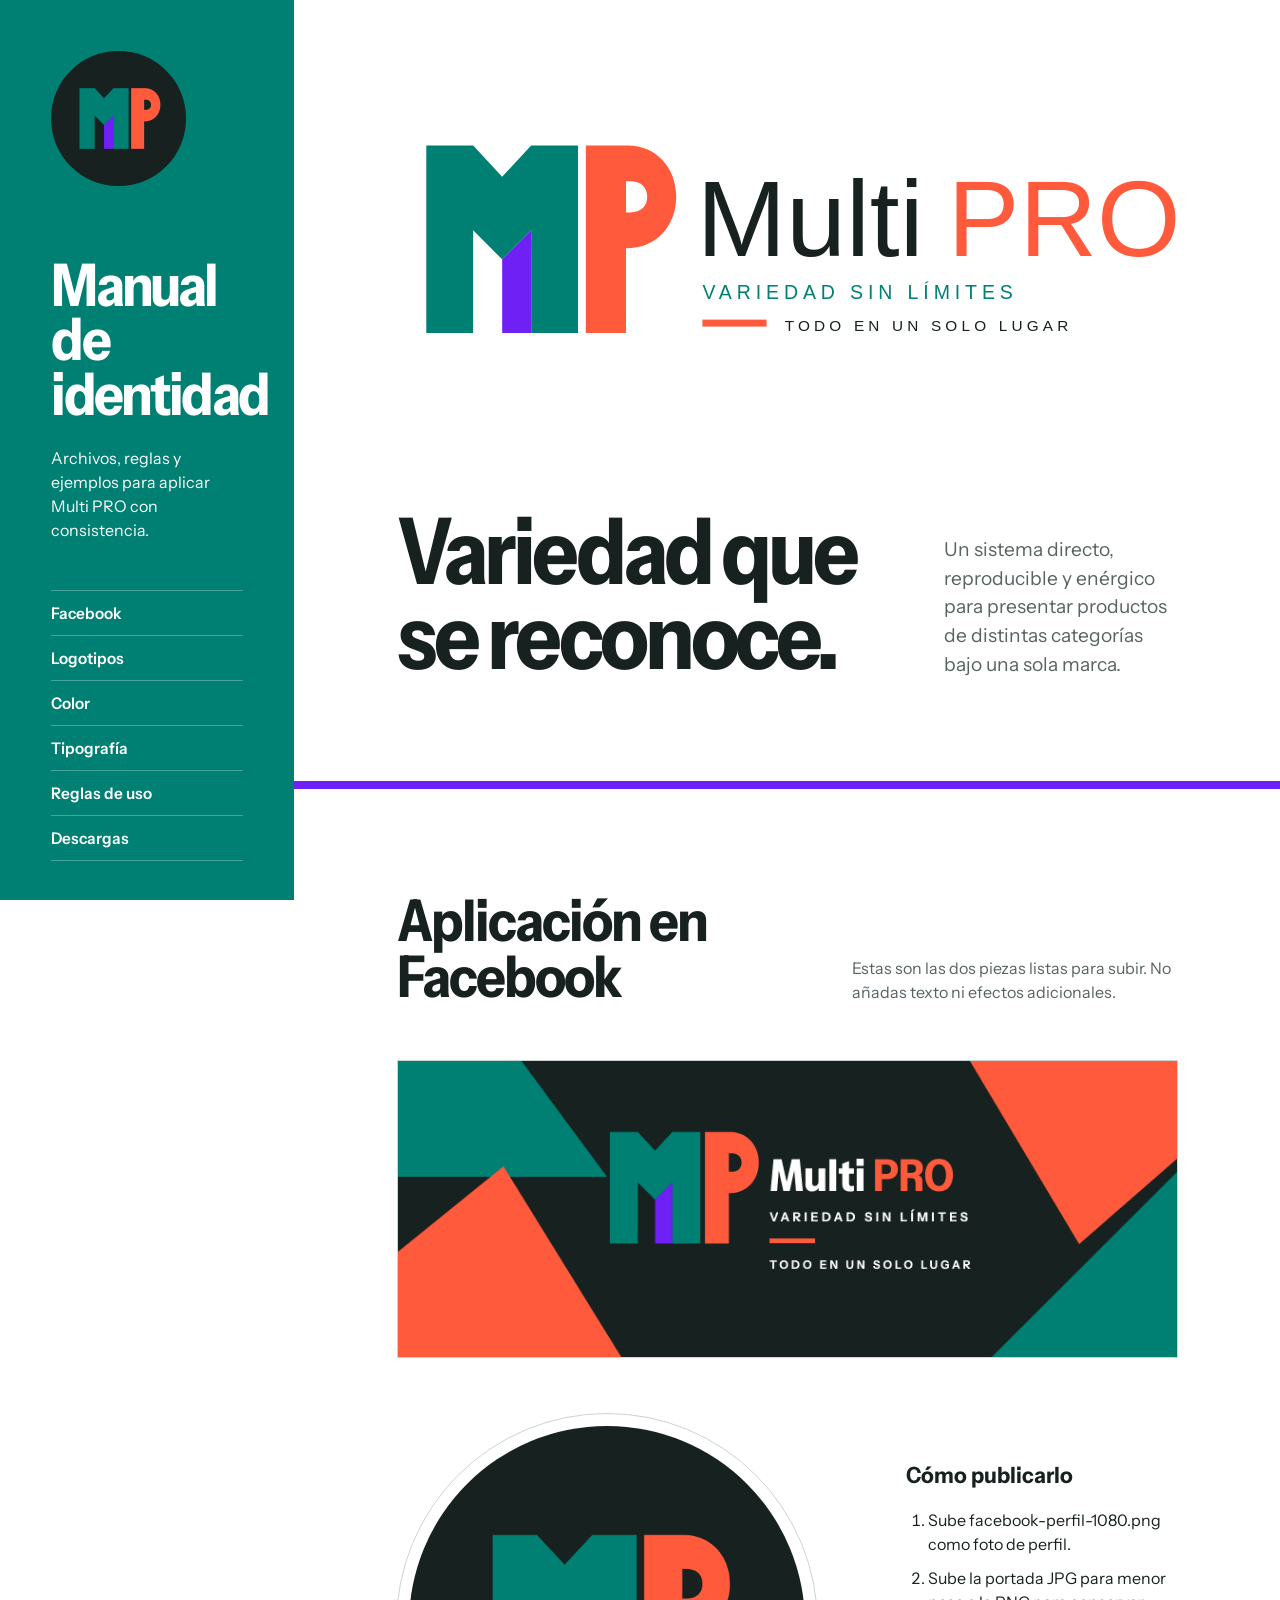
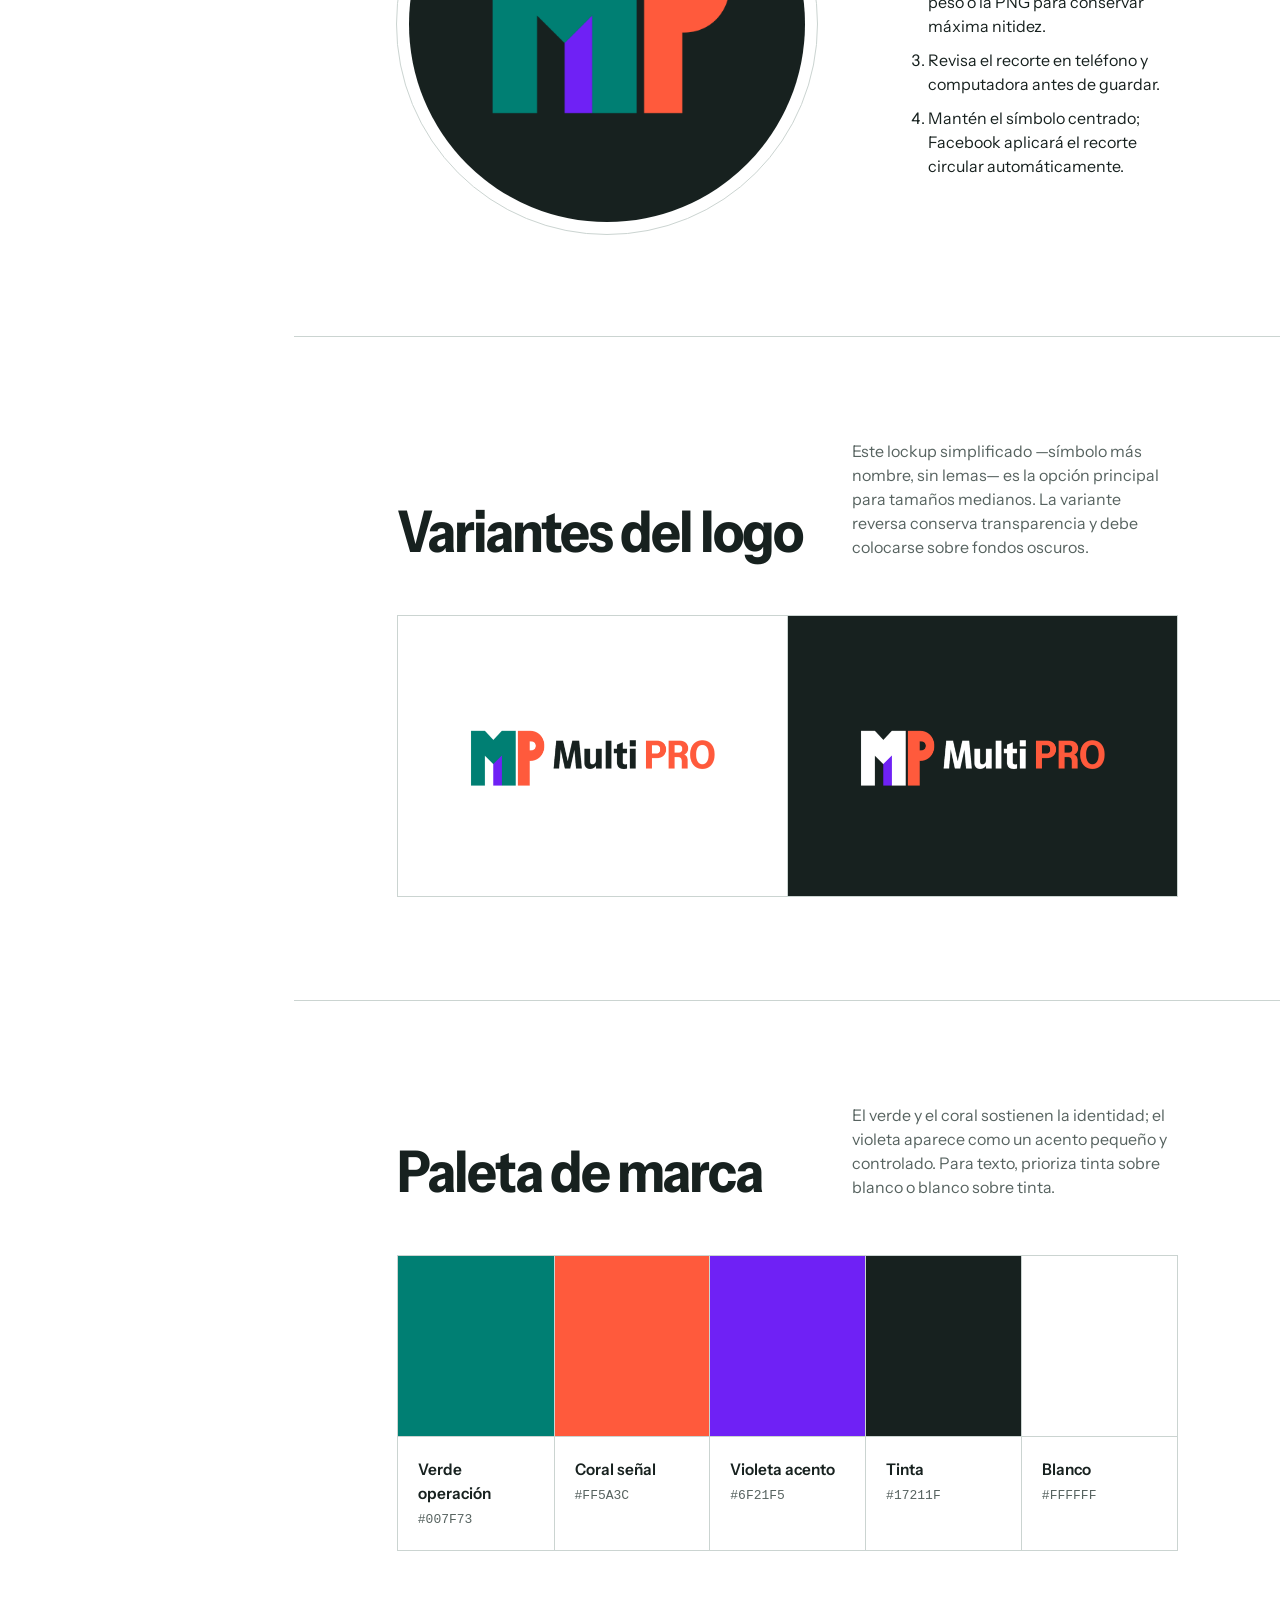
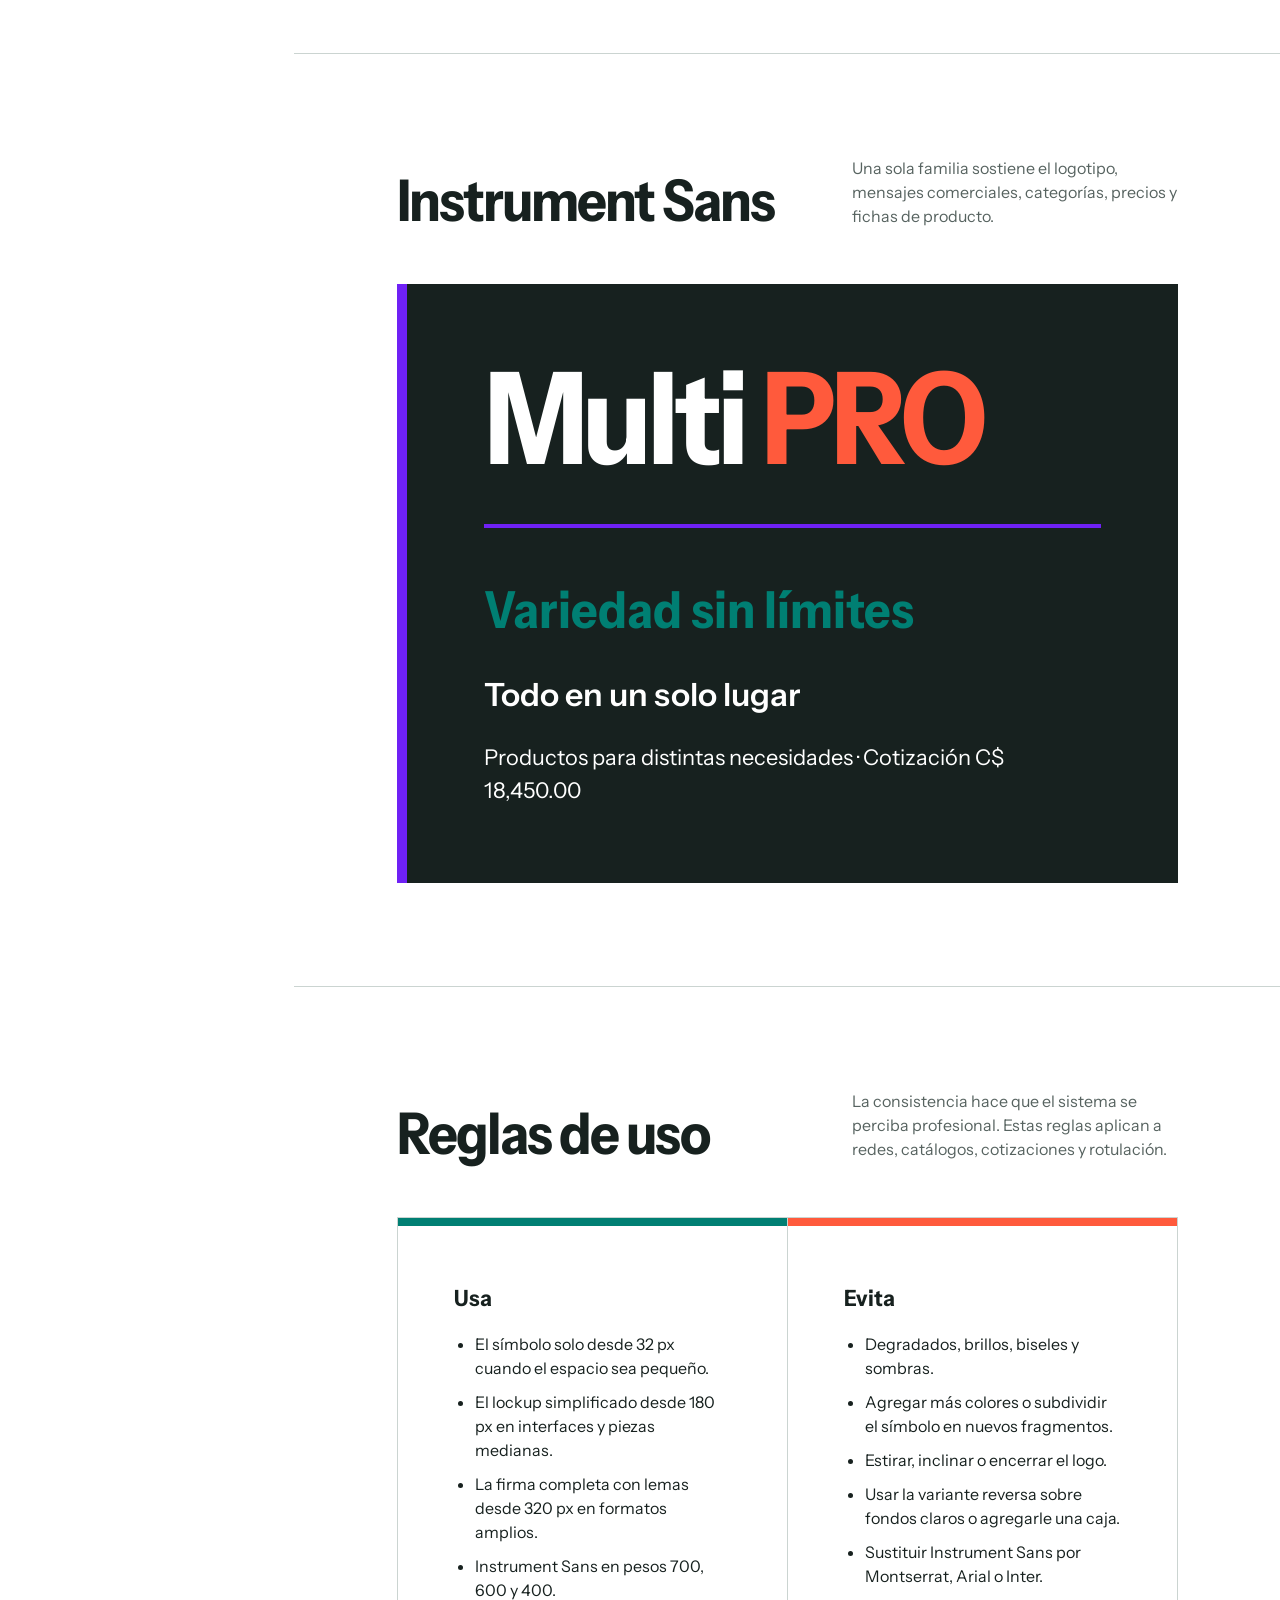
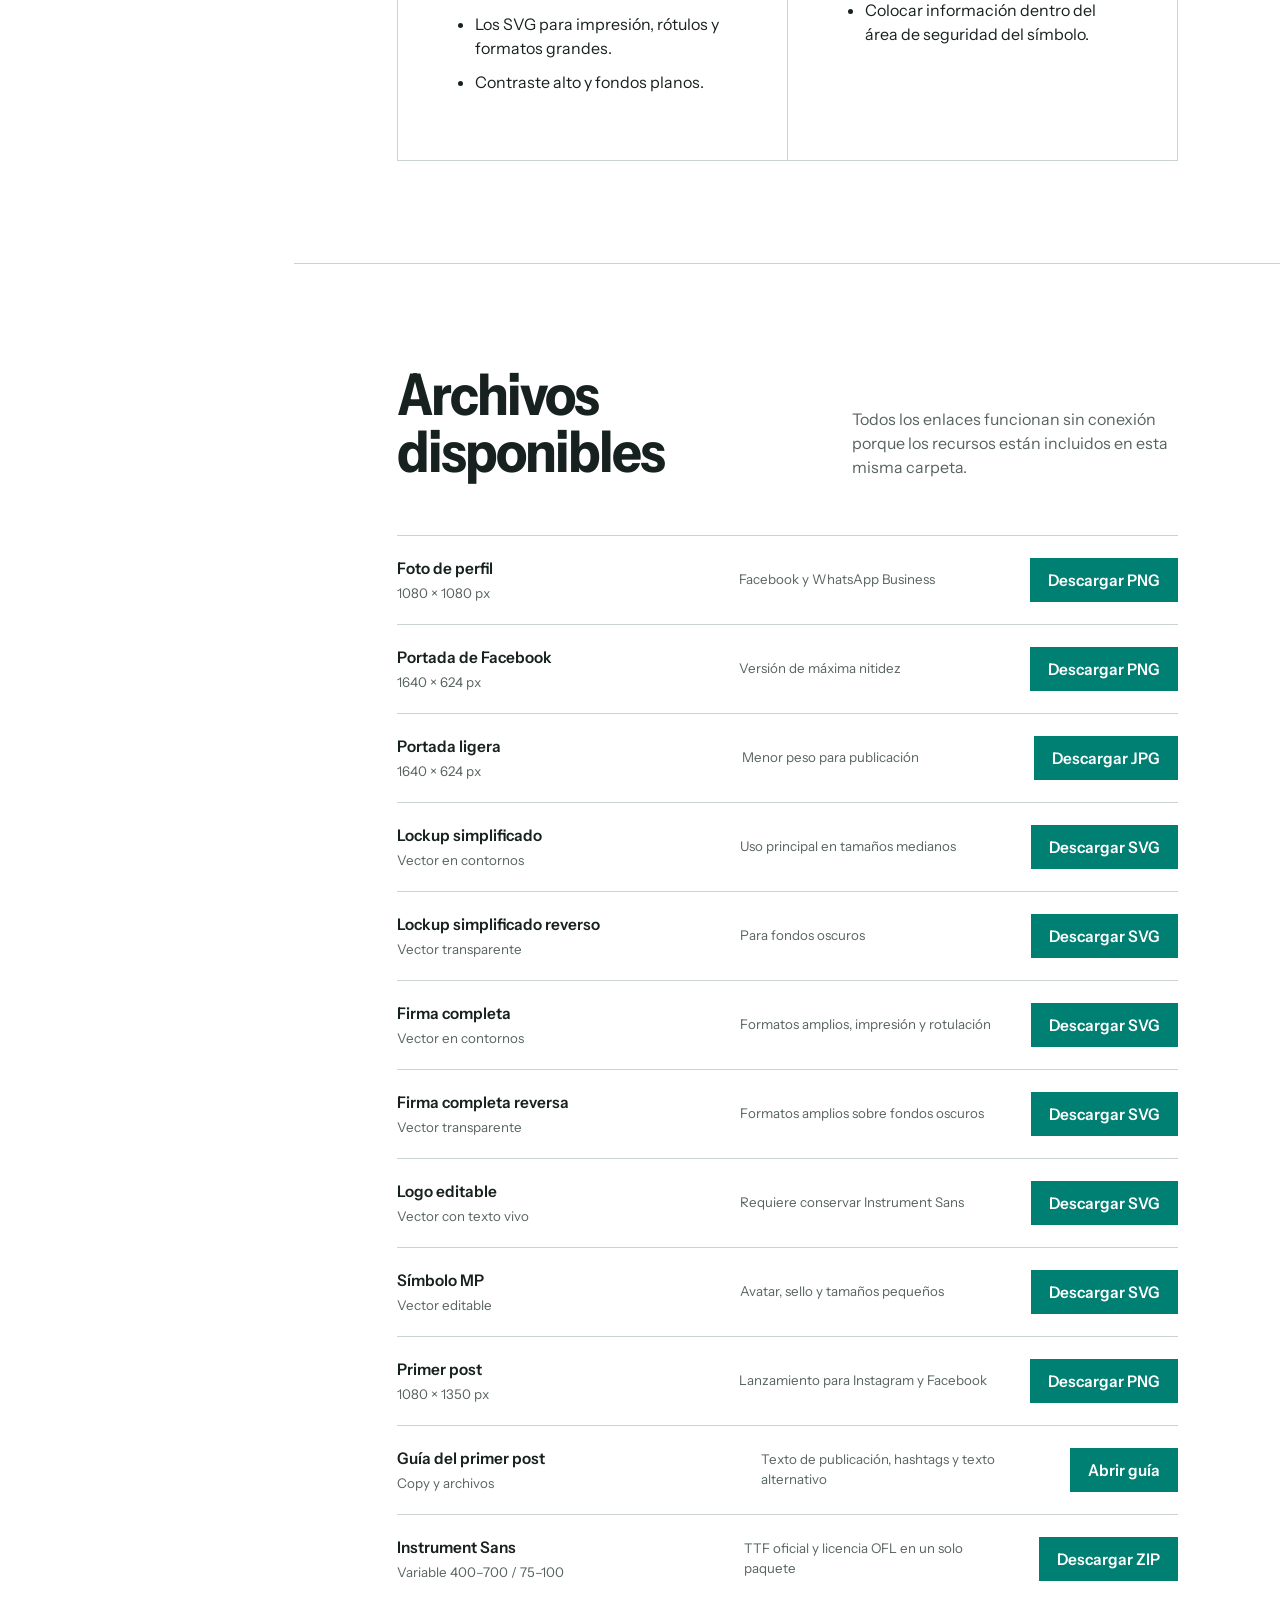
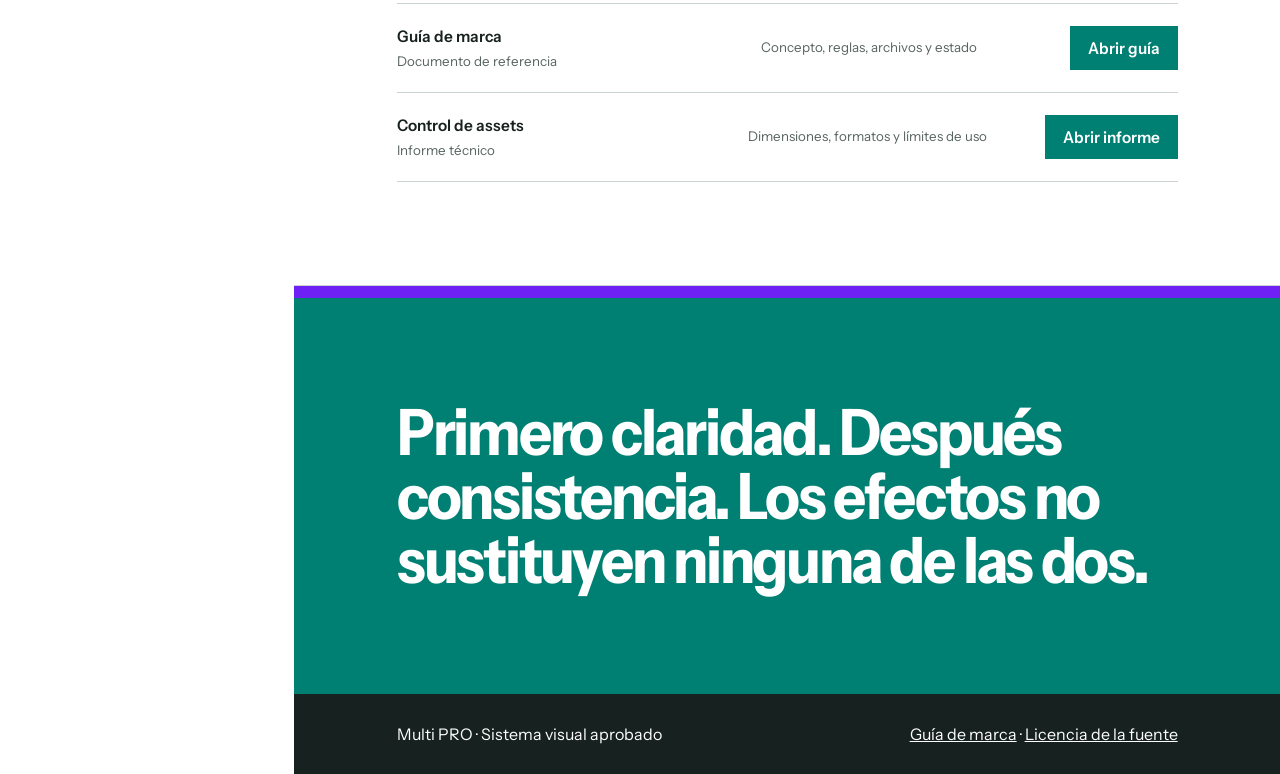
<file: index.html>
<!doctype html>
<html lang="es">
<head>
  <meta charset="utf-8">
  <meta name="viewport" content="width=device-width, initial-scale=1">
  <meta name="description" content="Manual de uso y descargas de la identidad visual de Multi PRO.">
  <link rel="icon" href="./svg/logo-simbolo.svg" type="image/svg+xml">
  <title>Multi PRO — Manual de identidad</title>
  <style>
    @font-face {
      font-family: "Instrument Sans";
      src: url("./fonts/InstrumentSans%5Bwdth,wght%5D.ttf") format("truetype-variations");
      font-style: normal;
      font-weight: 400 700;
      font-stretch: 75% 100%;
      font-display: swap;
    }

    :root {
      --operation: #007f73;
      --signal: #ff5a3c;
      --violet: #6f21f5;
      --ink: #17211f;
      --white: #ffffff;
      --line: #cbd4d1;
      --muted: #576360;
      color-scheme: light;
      font-family: "Instrument Sans", Arial, sans-serif;
      font-synthesis: none;
    }

    * { box-sizing: border-box; }

    html {
      scroll-behavior: smooth;
      background: var(--white);
    }

    body {
      margin: 0;
      color: var(--ink);
      background: var(--white);
      font-variation-settings: "wght" 400, "wdth" 100;
      line-height: 1.5;
    }

    img { display: block; max-width: 100%; }
    a { color: inherit; }

    a:focus-visible,
    button:focus-visible {
      outline: 3px solid var(--signal);
      outline-offset: 4px;
    }

    .layout {
      display: grid;
      grid-template-columns: minmax(260px, 23vw) minmax(0, 1fr);
      min-height: 100vh;
    }

    .rail {
      position: sticky;
      top: 0;
      height: 100vh;
      display: flex;
      flex-direction: column;
      padding: clamp(28px, 4vw, 64px);
      color: var(--white);
      background: var(--operation);
      overflow: auto;
    }

    .rail-mark {
      width: min(180px, 70%);
      margin-bottom: clamp(42px, 8vh, 90px);
      border-radius: 50%;
      background: var(--ink);
    }

    .rail h1 {
      max-width: 9ch;
      margin: 0;
      font-size: clamp(2.4rem, 4.6vw, 5rem);
      font-variation-settings: "wght" 700, "wdth" 88;
      line-height: .93;
      letter-spacing: -.045em;
    }

    .rail p {
      max-width: 26ch;
      margin: 24px 0 0;
      color: var(--white);
      font-size: 1rem;
    }

    .rail nav {
      margin-top: auto;
      padding-top: 48px;
    }

    .rail nav a {
      display: block;
      padding: 10px 0;
      border-top: 1px solid rgba(255,255,255,.28);
      text-decoration: none;
      font-variation-settings: "wght" 600, "wdth" 96;
    }

    .rail nav a:last-child { border-bottom: 1px solid rgba(255,255,255,.28); }
    .rail nav a:hover { color: var(--white); }

    main { min-width: 0; }

    .hero {
      min-height: 72vh;
      display: grid;
      align-content: end;
      padding: clamp(48px, 8vw, 128px);
      border-bottom: 8px solid var(--violet);
      background: var(--white);
    }

    .hero-lockup {
      width: min(980px, 100%);
      margin-bottom: clamp(54px, 10vw, 132px);
    }

    .hero-copy {
      display: grid;
      grid-template-columns: minmax(0, 1.5fr) minmax(220px, .7fr);
      gap: 48px;
      align-items: end;
    }

    .hero h2 {
      max-width: 14ch;
      margin: 0;
      font-size: clamp(3rem, 7.2vw, 7.4rem);
      font-variation-settings: "wght" 700, "wdth" 88;
      line-height: .92;
      letter-spacing: -.045em;
    }

    .hero p {
      max-width: 35ch;
      margin: 0;
      color: var(--muted);
      font-size: clamp(1.05rem, 1.5vw, 1.3rem);
    }

    .section {
      padding: clamp(56px, 8vw, 120px);
      border-bottom: 1px solid var(--line);
    }

    .section-heading {
      display: grid;
      grid-template-columns: minmax(0, 1fr) minmax(240px, .8fr);
      gap: 48px;
      align-items: end;
      margin-bottom: 56px;
    }

    .section-heading h2 {
      margin: 0;
      font-size: clamp(2.2rem, 4.5vw, 4.6rem);
      font-variation-settings: "wght" 700, "wdth" 90;
      line-height: .98;
      letter-spacing: -.035em;
    }

    .section-heading p {
      max-width: 42ch;
      margin: 0;
      color: var(--muted);
    }

    .preview-frame {
      border: 1px solid var(--line);
      background: var(--white);
    }

    .cover-preview {
      aspect-ratio: 1640 / 624;
      overflow: hidden;
    }

    .cover-preview img {
      width: 100%;
      height: 100%;
      object-fit: cover;
    }

    .profile-row {
      display: grid;
      grid-template-columns: minmax(220px, 420px) minmax(0, 1fr);
      gap: clamp(36px, 7vw, 96px);
      align-items: center;
      margin-top: 56px;
    }

    .profile-circle {
      overflow: hidden;
      border-radius: 50%;
      border: 12px solid var(--white);
      outline: 1px solid var(--line);
      background: var(--ink);
    }

    .profile-notes h3,
    .usage h3,
    .file-list h3 {
      margin: 0 0 16px;
      font-size: 1.4rem;
      font-variation-settings: "wght" 700, "wdth" 94;
    }

    .profile-notes ol,
    .usage ol,
    .usage ul {
      margin: 0;
      padding-left: 1.35rem;
    }

    .profile-notes li,
    .usage li { margin: 10px 0; }

    .logo-grid {
      display: grid;
      grid-template-columns: 1fr 1fr;
      border: 1px solid var(--line);
    }

    .logo-panel {
      min-height: 280px;
      display: grid;
      place-items: center;
      padding: clamp(28px, 5vw, 72px);
    }

    .logo-panel + .logo-panel { border-left: 1px solid var(--line); }
    .logo-panel.dark { background: var(--ink); }
    .logo-panel img { width: min(620px, 100%); }

    .palette {
      display: grid;
      grid-template-columns: repeat(5, minmax(120px, 1fr));
      border: 1px solid var(--line);
    }

    .swatch { min-width: 0; }
    .swatch-color { height: 180px; }
    .swatch-info { padding: 20px; border-top: 1px solid var(--line); }
    .swatch + .swatch { border-left: 1px solid var(--line); }
    .swatch strong { display: block; font-variation-settings: "wght" 600, "wdth" 96; }
    .swatch code { color: var(--muted); }

    .type-specimen {
      padding: clamp(32px, 6vw, 80px);
      color: var(--white);
      background: var(--ink);
      border-left: 10px solid var(--violet);
    }

    .type-wordmark {
      margin: 0 0 48px;
      font-size: clamp(4rem, 10vw, 10rem);
      font-variation-settings: "wght" 700, "wdth" 90;
      line-height: .9;
      letter-spacing: -.04em;
    }

    .type-wordmark span { color: var(--signal); }
    .type-rule { height: 4px; margin: 0 0 44px; background: var(--violet); }

    .type-lines {
      display: grid;
      gap: 22px;
    }

    .type-lines p { margin: 0; }
    .type-lines .title { color: var(--operation); font-size: clamp(1.8rem, 4vw, 3.8rem); font-variation-settings: "wght" 700, "wdth" 90; }
    .type-lines .subtitle { font-size: clamp(1.35rem, 2.5vw, 2.4rem); font-variation-settings: "wght" 600, "wdth" 100; }
    .type-lines .body { font-size: clamp(1.05rem, 1.7vw, 1.4rem); }

    .usage-grid {
      display: grid;
      grid-template-columns: 1fr 1fr;
      gap: 1px;
      background: var(--line);
      border: 1px solid var(--line);
    }

    .usage {
      padding: clamp(28px, 5vw, 56px);
      background: var(--white);
    }

    .usage.do { border-top: 8px solid var(--operation); }
    .usage.dont { border-top: 8px solid var(--signal); }

    .downloads {
      border-top: 1px solid var(--line);
    }

    .download-row {
      display: grid;
      grid-template-columns: minmax(180px, 1.2fr) minmax(180px, 1fr) auto;
      gap: 28px;
      align-items: center;
      padding: 20px 0;
      border-bottom: 1px solid var(--line);
    }

    .download-row strong { font-variation-settings: "wght" 600, "wdth" 96; }
    .download-row small { color: var(--muted); }

    .button {
      display: inline-flex;
      justify-content: center;
      align-items: center;
      min-height: 44px;
      padding: 10px 18px;
      color: var(--white);
      background: var(--operation);
      border: 0;
      text-decoration: none;
      font-variation-settings: "wght" 600, "wdth" 96;
    }

    .button:hover { background: var(--ink); }

    .final-note {
      padding: clamp(56px, 8vw, 120px);
      color: var(--white);
      background: var(--operation);
      border-top: 12px solid var(--violet);
    }

    .final-note p {
      max-width: 26ch;
      margin: 0;
      font-size: clamp(2.1rem, 5vw, 5rem);
      font-variation-settings: "wght" 700, "wdth" 90;
      line-height: 1;
      letter-spacing: -.035em;
    }

    footer {
      display: flex;
      justify-content: space-between;
      gap: 24px;
      padding: 28px clamp(32px, 8vw, 120px);
      color: var(--white);
      background: var(--ink);
    }

    footer p { margin: 0; }
    footer a { color: var(--white); }

    @media (max-width: 960px) {
      .layout { display: block; }
      .rail { position: static; height: auto; }
      .rail-mark { width: 140px; margin-bottom: 36px; }
      .rail h1 { max-width: 12ch; }
      .rail nav { margin-top: 42px; }
      .hero-copy,
      .section-heading { grid-template-columns: 1fr; gap: 24px; }
      .palette { grid-template-columns: repeat(2, 1fr); }
      .swatch + .swatch { border-left: 0; }
      .swatch:nth-child(even) { border-left: 1px solid var(--line); }
      .swatch:nth-child(n+3) { border-top: 1px solid var(--line); }
    }

    @media (max-width: 700px) {
      .rail { padding: 28px 24px; }
      .rail-mark { width: 88px; margin-bottom: 20px; }
      .rail h1 { max-width: none; font-size: 2.4rem; }
      .rail p { margin-top: 12px; }
      .rail nav { display: grid; grid-template-columns: 1fr 1fr; gap: 0 18px; margin-top: 28px; padding-top: 0; }
      .hero,
      .section { padding: 42px 24px; }
      .hero { min-height: auto; }
      .hero-lockup { margin-bottom: 64px; }
      .profile-row,
      .logo-grid,
      .usage-grid { grid-template-columns: 1fr; }
      .logo-panel + .logo-panel { border-left: 0; border-top: 1px solid var(--line); }
      .download-row { grid-template-columns: 1fr; gap: 8px; }
      .button { justify-self: start; }
      footer { flex-direction: column; }
    }

    @media (prefers-reduced-motion: reduce) {
      html { scroll-behavior: auto; }
    }
  </style>
</head>
<body>
  <div class="layout">
    <aside class="rail">
      <img class="rail-mark" src="./png/facebook-perfil-1080.png" alt="Símbolo MP de Multi PRO sobre sello tinta">
      <h1>Manual de identidad</h1>
      <p>Archivos, reglas y ejemplos para aplicar Multi PRO con consistencia.</p>
      <nav aria-label="Contenido">
        <a href="#facebook">Facebook</a>
        <a href="#logos">Logotipos</a>
        <a href="#color">Color</a>
        <a href="#tipografia">Tipografía</a>
        <a href="#uso">Reglas de uso</a>
        <a href="#descargas">Descargas</a>
      </nav>
    </aside>

    <main>
      <header class="hero">
        <img class="hero-lockup" src="./svg/logo-horizontal.svg" alt="Multi PRO, variedad sin límites">
        <div class="hero-copy">
          <h2>Variedad que se reconoce.</h2>
          <p>Un sistema directo, reproducible y enérgico para presentar productos de distintas categorías bajo una sola marca.</p>
        </div>
      </header>

      <section class="section" id="facebook">
        <div class="section-heading">
          <h2>Aplicación en Facebook</h2>
          <p>Estas son las dos piezas listas para subir. No añadas texto ni efectos adicionales.</p>
        </div>

        <div class="preview-frame cover-preview">
          <img src="./png/facebook-portada-1640x624.png" alt="Portada de Facebook de Multi PRO">
        </div>

        <div class="profile-row">
          <div class="profile-circle">
            <img src="./png/facebook-perfil-1080.png" alt="Foto de perfil circular de Multi PRO">
          </div>
          <div class="profile-notes">
            <h3>Cómo publicarlo</h3>
            <ol>
              <li>Sube <strong>facebook-perfil-1080.png</strong> como foto de perfil.</li>
              <li>Sube la portada JPG para menor peso o la PNG para conservar máxima nitidez.</li>
              <li>Revisa el recorte en teléfono y computadora antes de guardar.</li>
              <li>Mantén el símbolo centrado; Facebook aplicará el recorte circular automáticamente.</li>
            </ol>
          </div>
        </div>
      </section>

      <section class="section" id="logos">
        <div class="section-heading">
          <h2>Variantes del logo</h2>
          <p>Este lockup simplificado —símbolo más nombre, sin lemas— es la opción principal para tamaños medianos. La variante reversa conserva transparencia y debe colocarse sobre fondos oscuros.</p>
        </div>
        <div class="logo-grid">
          <div class="logo-panel">
            <img src="./png/logo-horizontal-simple.png" alt="Lockup simplificado de Multi PRO sobre fondo claro">
          </div>
          <div class="logo-panel dark">
            <img src="./png/logo-horizontal-simple-invertido.png" alt="Lockup simplificado en reverso de Multi PRO sobre fondo oscuro">
          </div>
        </div>
      </section>

      <section class="section" id="color">
        <div class="section-heading">
          <h2>Paleta de marca</h2>
          <p>El verde y el coral sostienen la identidad; el violeta aparece como un acento pequeño y controlado. Para texto, prioriza tinta sobre blanco o blanco sobre tinta.</p>
        </div>
        <div class="palette" aria-label="Paleta de colores">
          <div class="swatch"><div class="swatch-color" style="background:#007f73"></div><div class="swatch-info"><strong>Verde operación</strong><code>#007F73</code></div></div>
          <div class="swatch"><div class="swatch-color" style="background:#ff5a3c"></div><div class="swatch-info"><strong>Coral señal</strong><code>#FF5A3C</code></div></div>
          <div class="swatch"><div class="swatch-color" style="background:#6f21f5"></div><div class="swatch-info"><strong>Violeta acento</strong><code>#6F21F5</code></div></div>
          <div class="swatch"><div class="swatch-color" style="background:#17211f"></div><div class="swatch-info"><strong>Tinta</strong><code>#17211F</code></div></div>
          <div class="swatch"><div class="swatch-color" style="background:#fff"></div><div class="swatch-info"><strong>Blanco</strong><code>#FFFFFF</code></div></div>
        </div>
      </section>

      <section class="section" id="tipografia">
        <div class="section-heading">
          <h2>Instrument Sans</h2>
          <p>Una sola familia sostiene el logotipo, mensajes comerciales, categorías, precios y fichas de producto.</p>
        </div>
        <div class="type-specimen">
          <p class="type-wordmark">Multi <span>PRO</span></p>
          <div class="type-rule"></div>
          <div class="type-lines">
            <p class="title">Variedad sin límites</p>
            <p class="subtitle">Todo en un solo lugar</p>
            <p class="body">Productos para distintas necesidades · Cotización C$ 18,450.00</p>
          </div>
        </div>
      </section>

      <section class="section" id="uso">
        <div class="section-heading">
          <h2>Reglas de uso</h2>
          <p>La consistencia hace que el sistema se perciba profesional. Estas reglas aplican a redes, catálogos, cotizaciones y rotulación.</p>
        </div>
        <div class="usage-grid">
          <article class="usage do">
            <h3>Usa</h3>
            <ul>
              <li>El símbolo solo desde 32 px cuando el espacio sea pequeño.</li>
              <li>El lockup simplificado desde 180 px en interfaces y piezas medianas.</li>
              <li>La firma completa con lemas desde 320 px en formatos amplios.</li>
              <li>Instrument Sans en pesos 700, 600 y 400.</li>
              <li>Los SVG para impresión, rótulos y formatos grandes.</li>
              <li>Contraste alto y fondos planos.</li>
            </ul>
          </article>
          <article class="usage dont">
            <h3>Evita</h3>
            <ul>
              <li>Degradados, brillos, biseles y sombras.</li>
              <li>Agregar más colores o subdividir el símbolo en nuevos fragmentos.</li>
              <li>Estirar, inclinar o encerrar el logo.</li>
              <li>Usar la variante reversa sobre fondos claros o agregarle una caja.</li>
              <li>Sustituir Instrument Sans por Montserrat, Arial o Inter.</li>
              <li>Colocar información dentro del área de seguridad del símbolo.</li>
            </ul>
          </article>
        </div>
      </section>

      <section class="section file-list" id="descargas">
        <div class="section-heading">
          <h2>Archivos disponibles</h2>
          <p>Todos los enlaces funcionan sin conexión porque los recursos están incluidos en esta misma carpeta.</p>
        </div>
        <div class="downloads">
          <div class="download-row"><div><strong>Foto de perfil</strong><br><small>1080 × 1080 px</small></div><small>Facebook y WhatsApp Business</small><a class="button" href="./png/facebook-perfil-1080.png" download>Descargar PNG</a></div>
          <div class="download-row"><div><strong>Portada de Facebook</strong><br><small>1640 × 624 px</small></div><small>Versión de máxima nitidez</small><a class="button" href="./png/facebook-portada-1640x624.png" download>Descargar PNG</a></div>
          <div class="download-row"><div><strong>Portada ligera</strong><br><small>1640 × 624 px</small></div><small>Menor peso para publicación</small><a class="button" href="./png/facebook-portada-1640x624.jpg" download>Descargar JPG</a></div>
          <div class="download-row"><div><strong>Lockup simplificado</strong><br><small>Vector en contornos</small></div><small>Uso principal en tamaños medianos</small><a class="button" href="./svg/logo-horizontal-simple-contornos.svg" download>Descargar SVG</a></div>
          <div class="download-row"><div><strong>Lockup simplificado reverso</strong><br><small>Vector transparente</small></div><small>Para fondos oscuros</small><a class="button" href="./svg/logo-horizontal-simple-contornos-invertido.svg" download>Descargar SVG</a></div>
          <div class="download-row"><div><strong>Firma completa</strong><br><small>Vector en contornos</small></div><small>Formatos amplios, impresión y rotulación</small><a class="button" href="./svg/logo-horizontal-contornos.svg" download>Descargar SVG</a></div>
          <div class="download-row"><div><strong>Firma completa reversa</strong><br><small>Vector transparente</small></div><small>Formatos amplios sobre fondos oscuros</small><a class="button" href="./svg/logo-horizontal-contornos-invertido.svg" download>Descargar SVG</a></div>
          <div class="download-row"><div><strong>Logo editable</strong><br><small>Vector con texto vivo</small></div><small>Requiere conservar Instrument Sans</small><a class="button" href="./svg/logo-horizontal.svg" download>Descargar SVG</a></div>
          <div class="download-row"><div><strong>Símbolo MP</strong><br><small>Vector editable</small></div><small>Avatar, sello y tamaños pequeños</small><a class="button" href="./svg/logo-simbolo.svg" download>Descargar SVG</a></div>
          <div class="download-row"><div><strong>Primer post</strong><br><small>1080 × 1350 px</small></div><small>Lanzamiento para Instagram y Facebook</small><a class="button" href="./png/post-01-lanzamiento-1080x1350.png" download>Descargar PNG</a></div>
          <div class="download-row"><div><strong>Guía del primer post</strong><br><small>Copy y archivos</small></div><small>Texto de publicación, hashtags y texto alternativo</small><a class="button" href="./docs/POST-01-LANZAMIENTO.html">Abrir guía</a></div>
          <div class="download-row"><div><strong>Instrument Sans</strong><br><small>Variable 400–700 / 75–100</small></div><small>TTF oficial y licencia OFL en un solo paquete</small><a class="button" href="./fonts/InstrumentSans-MultiPRO.zip" download>Descargar ZIP</a></div>
          <div class="download-row"><div><strong>Guía de marca</strong><br><small>Documento de referencia</small></div><small>Concepto, reglas, archivos y estado</small><a class="button" href="./docs/GUIA-DE-MARCA.html">Abrir guía</a></div>
          <div class="download-row"><div><strong>Control de assets</strong><br><small>Informe técnico</small></div><small>Dimensiones, formatos y límites de uso</small><a class="button" href="./docs/ASSET-QA.html">Abrir informe</a></div>
        </div>
      </section>

      <section class="final-note">
        <p>Primero claridad. Después consistencia. Los efectos no sustituyen ninguna de las dos.</p>
      </section>

      <footer>
        <p>Multi PRO · Sistema visual aprobado</p>
        <p><a href="./docs/GUIA-DE-MARCA.html">Guía de marca</a> · <a href="./fonts/OFL.txt">Licencia de la fuente</a></p>
      </footer>
    </main>
  </div>
</body>
</html>
</file>
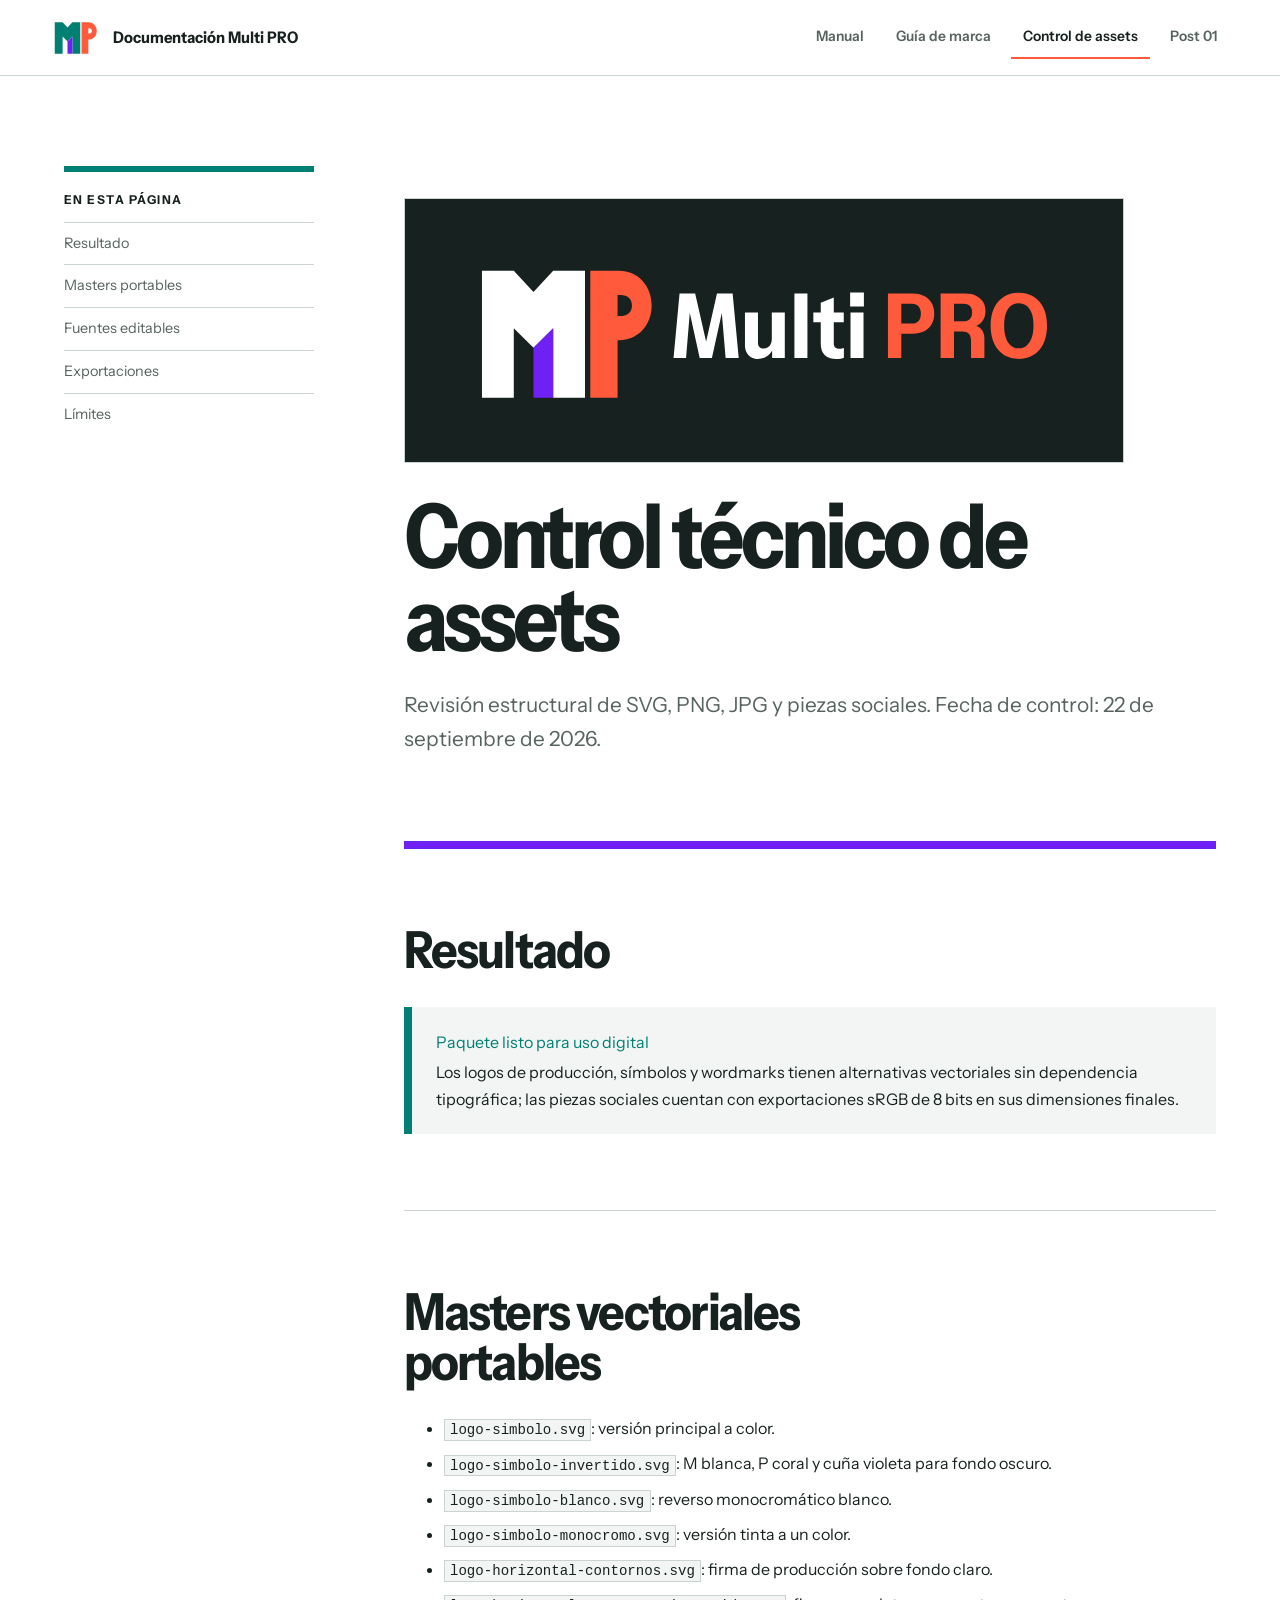
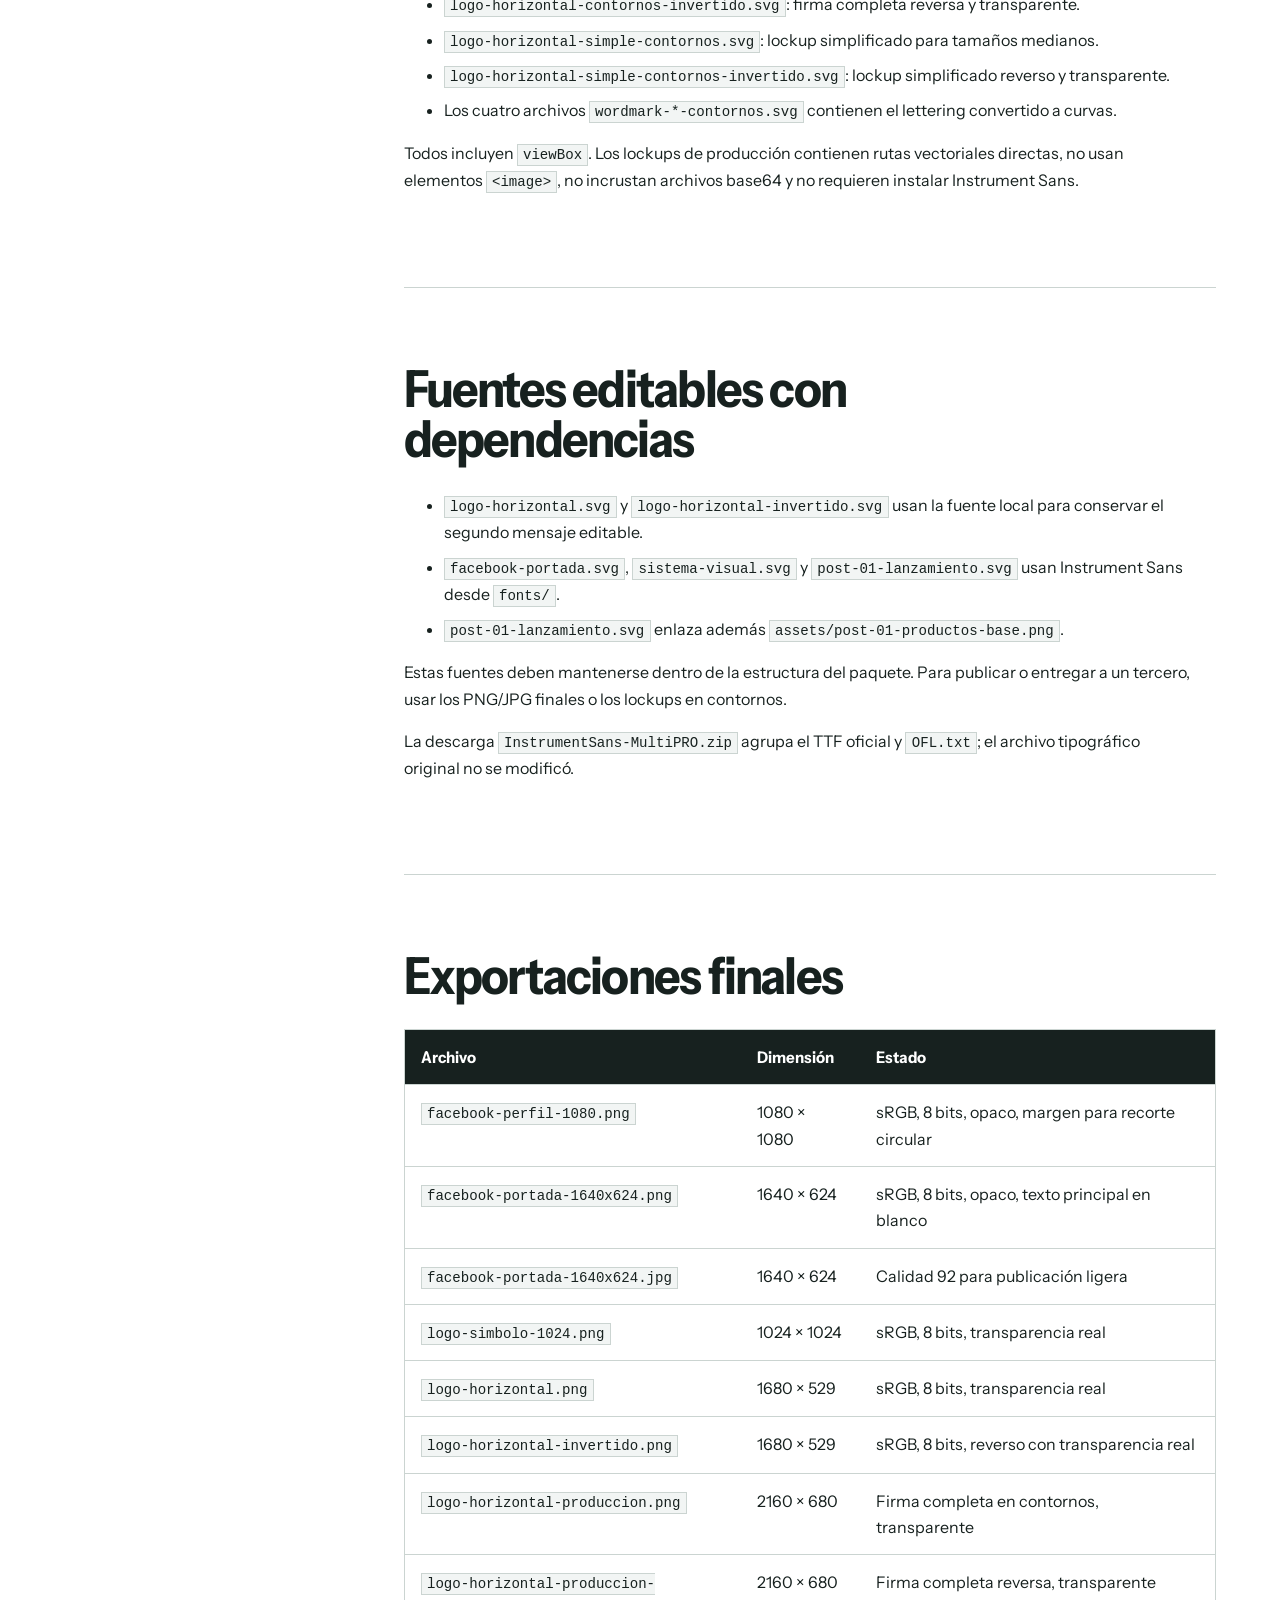
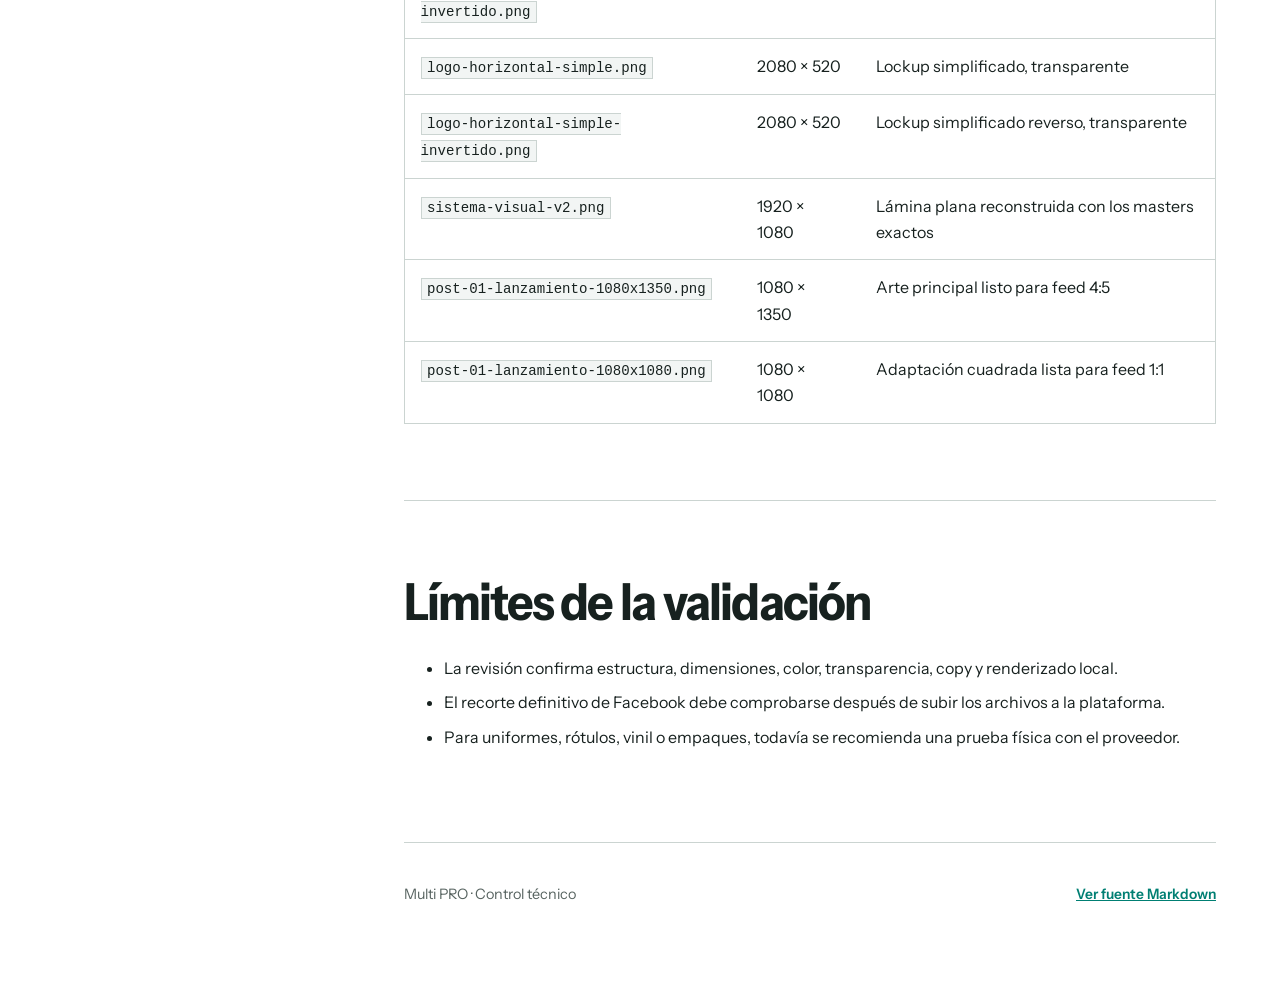
<file: docs/ASSET-QA.html>
<!doctype html>
<html lang="es">
<head>
  <meta charset="utf-8">
  <meta name="viewport" content="width=device-width, initial-scale=1">
  <meta name="description" content="Control técnico de los assets de la identidad visual Multi PRO.">
  <link rel="icon" href="../svg/logo-simbolo.svg" type="image/svg+xml">
  <link rel="stylesheet" href="./brand-docs.css">
  <title>Multi PRO — Control técnico de assets</title>
</head>
<body>
  <header class="site-header">
    <a class="brand-link" href="../index.html">
      <img src="../svg/logo-simbolo.svg" alt="">
      <span>Documentación Multi PRO</span>
    </a>
    <nav class="site-nav" aria-label="Documentación">
      <a href="../index.html">Manual</a>
      <a href="./GUIA-DE-MARCA.html">Guía de marca</a>
      <a href="./ASSET-QA.html" aria-current="page">Control de assets</a>
      <a href="./POST-01-LANZAMIENTO.html">Post 01</a>
    </nav>
  </header>

  <main class="doc-shell">
    <aside class="toc" aria-label="Contenido del control técnico">
      <strong>En esta página</strong>
      <a href="#resultado">Resultado</a>
      <a href="#masters">Masters portables</a>
      <a href="#editables">Fuentes editables</a>
      <a href="#exportaciones">Exportaciones</a>
      <a href="#limites">Límites</a>
    </aside>

    <article class="doc">
      <header class="doc-hero">
        <figure class="asset-preview dark hero-mark">
          <img src="../svg/logo-horizontal-simple-contornos-invertido.svg" alt="Lockup reverso de Multi PRO">
        </figure>
        <h1>Control técnico de assets</h1>
        <p class="lead">Revisión estructural de SVG, PNG, JPG y piezas sociales. Fecha de control: 22 de septiembre de 2026.</p>
      </header>

      <section class="doc-section" id="resultado">
        <h2>Resultado</h2>
        <div class="status">
          <strong>Paquete listo para uso digital</strong>
          Los logos de producción, símbolos y wordmarks tienen alternativas vectoriales sin dependencia tipográfica; las piezas sociales cuentan con exportaciones sRGB de 8 bits en sus dimensiones finales.
        </div>
      </section>

      <section class="doc-section" id="masters">
        <h2>Masters vectoriales portables</h2>
        <ul>
          <li><code>logo-simbolo.svg</code>: versión principal a color.</li>
          <li><code>logo-simbolo-invertido.svg</code>: M blanca, P coral y cuña violeta para fondo oscuro.</li>
          <li><code>logo-simbolo-blanco.svg</code>: reverso monocromático blanco.</li>
          <li><code>logo-simbolo-monocromo.svg</code>: versión tinta a un color.</li>
          <li><code>logo-horizontal-contornos.svg</code>: firma de producción sobre fondo claro.</li>
          <li><code>logo-horizontal-contornos-invertido.svg</code>: firma completa reversa y transparente.</li>
          <li><code>logo-horizontal-simple-contornos.svg</code>: lockup simplificado para tamaños medianos.</li>
          <li><code>logo-horizontal-simple-contornos-invertido.svg</code>: lockup simplificado reverso y transparente.</li>
          <li>Los cuatro archivos <code>wordmark-*-contornos.svg</code> contienen el lettering convertido a curvas.</li>
        </ul>
        <p>Todos incluyen <code>viewBox</code>. Los lockups de producción contienen rutas vectoriales directas, no usan elementos <code>&lt;image&gt;</code>, no incrustan archivos base64 y no requieren instalar Instrument Sans.</p>
      </section>

      <section class="doc-section" id="editables">
        <h2>Fuentes editables con dependencias</h2>
        <ul>
          <li><code>logo-horizontal.svg</code> y <code>logo-horizontal-invertido.svg</code> usan la fuente local para conservar el segundo mensaje editable.</li>
          <li><code>facebook-portada.svg</code>, <code>sistema-visual.svg</code> y <code>post-01-lanzamiento.svg</code> usan Instrument Sans desde <code>fonts/</code>.</li>
          <li><code>post-01-lanzamiento.svg</code> enlaza además <code>assets/post-01-productos-base.png</code>.</li>
        </ul>
        <p>Estas fuentes deben mantenerse dentro de la estructura del paquete. Para publicar o entregar a un tercero, usar los PNG/JPG finales o los lockups en contornos.</p>
        <p>La descarga <code>InstrumentSans-MultiPRO.zip</code> agrupa el TTF oficial y <code>OFL.txt</code>; el archivo tipográfico original no se modificó.</p>
      </section>

      <section class="doc-section" id="exportaciones">
        <h2>Exportaciones finales</h2>
        <div class="table-wrap">
          <table>
            <thead><tr><th>Archivo</th><th>Dimensión</th><th>Estado</th></tr></thead>
            <tbody>
              <tr><td><code>facebook-perfil-1080.png</code></td><td>1080 × 1080</td><td>sRGB, 8 bits, opaco, margen para recorte circular</td></tr>
              <tr><td><code>facebook-portada-1640x624.png</code></td><td>1640 × 624</td><td>sRGB, 8 bits, opaco, texto principal en blanco</td></tr>
              <tr><td><code>facebook-portada-1640x624.jpg</code></td><td>1640 × 624</td><td>Calidad 92 para publicación ligera</td></tr>
              <tr><td><code>logo-simbolo-1024.png</code></td><td>1024 × 1024</td><td>sRGB, 8 bits, transparencia real</td></tr>
              <tr><td><code>logo-horizontal.png</code></td><td>1680 × 529</td><td>sRGB, 8 bits, transparencia real</td></tr>
              <tr><td><code>logo-horizontal-invertido.png</code></td><td>1680 × 529</td><td>sRGB, 8 bits, reverso con transparencia real</td></tr>
              <tr><td><code>logo-horizontal-produccion.png</code></td><td>2160 × 680</td><td>Firma completa en contornos, transparente</td></tr>
              <tr><td><code>logo-horizontal-produccion-invertido.png</code></td><td>2160 × 680</td><td>Firma completa reversa, transparente</td></tr>
              <tr><td><code>logo-horizontal-simple.png</code></td><td>2080 × 520</td><td>Lockup simplificado, transparente</td></tr>
              <tr><td><code>logo-horizontal-simple-invertido.png</code></td><td>2080 × 520</td><td>Lockup simplificado reverso, transparente</td></tr>
              <tr><td><code>sistema-visual-v2.png</code></td><td>1920 × 1080</td><td>Lámina plana reconstruida con los masters exactos</td></tr>
              <tr><td><code>post-01-lanzamiento-1080x1350.png</code></td><td>1080 × 1350</td><td>Arte principal listo para feed 4:5</td></tr>
              <tr><td><code>post-01-lanzamiento-1080x1080.png</code></td><td>1080 × 1080</td><td>Adaptación cuadrada lista para feed 1:1</td></tr>
            </tbody>
          </table>
        </div>
      </section>

      <section class="doc-section" id="limites">
        <h2>Límites de la validación</h2>
        <ul>
          <li>La revisión confirma estructura, dimensiones, color, transparencia, copy y renderizado local.</li>
          <li>El recorte definitivo de Facebook debe comprobarse después de subir los archivos a la plataforma.</li>
          <li>Para uniformes, rótulos, vinil o empaques, todavía se recomienda una prueba física con el proveedor.</li>
        </ul>
      </section>

      <footer class="doc-footer">
        <span>Multi PRO · Control técnico</span>
        <a href="./ASSET-QA.md">Ver fuente Markdown</a>
      </footer>
    </article>
  </main>
</body>
</html>
</file>
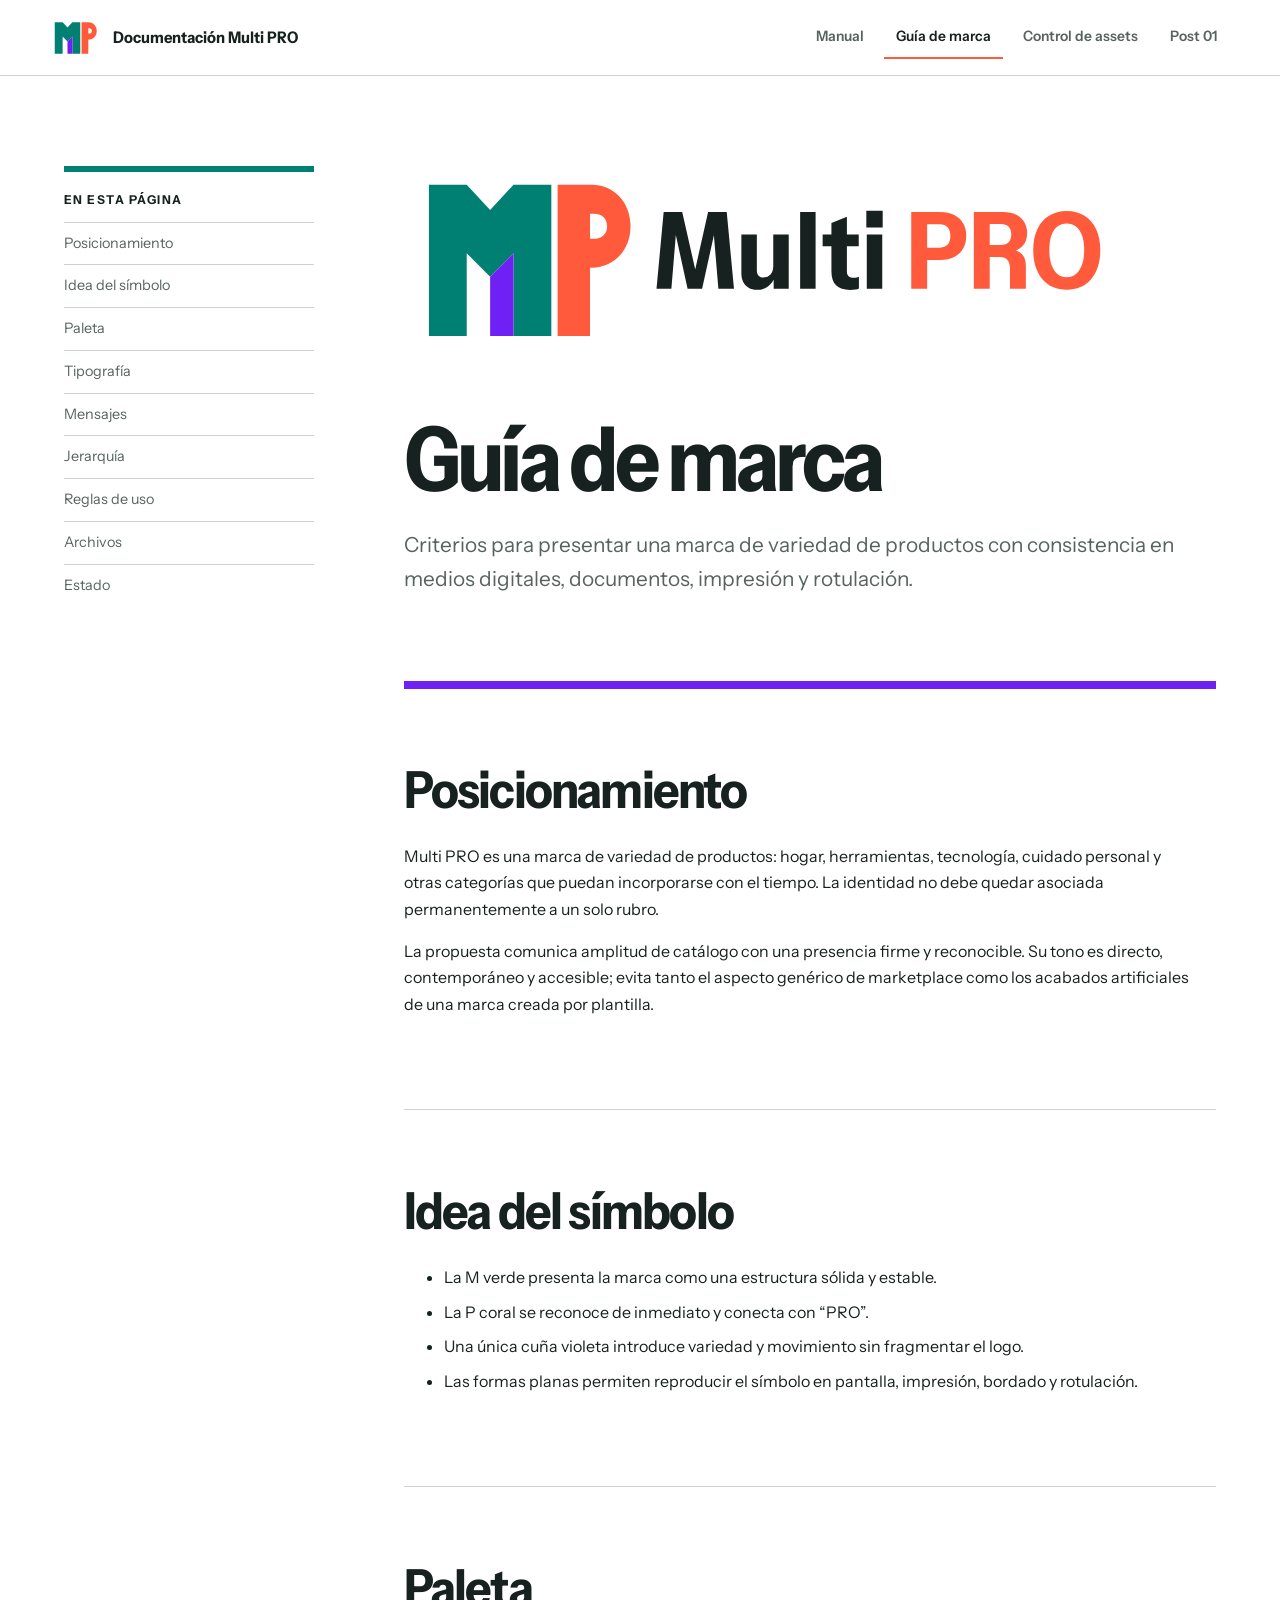
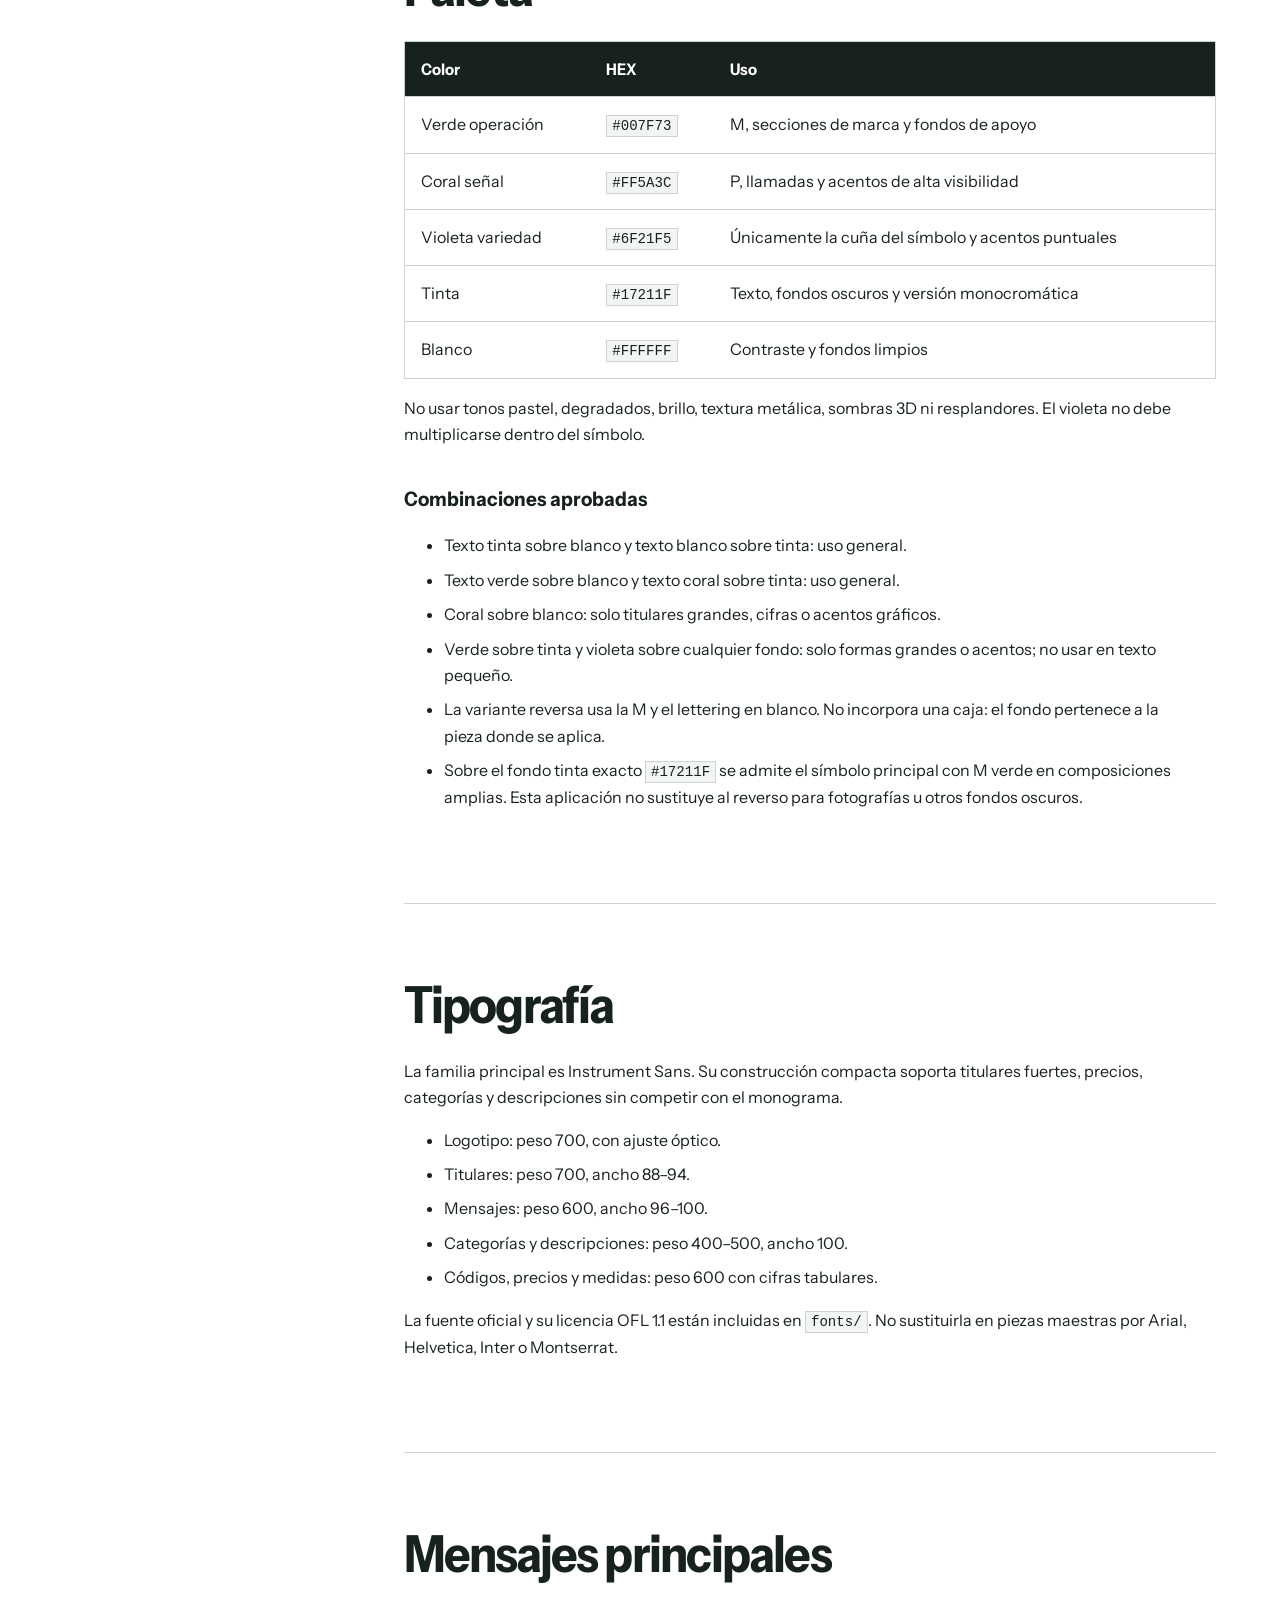
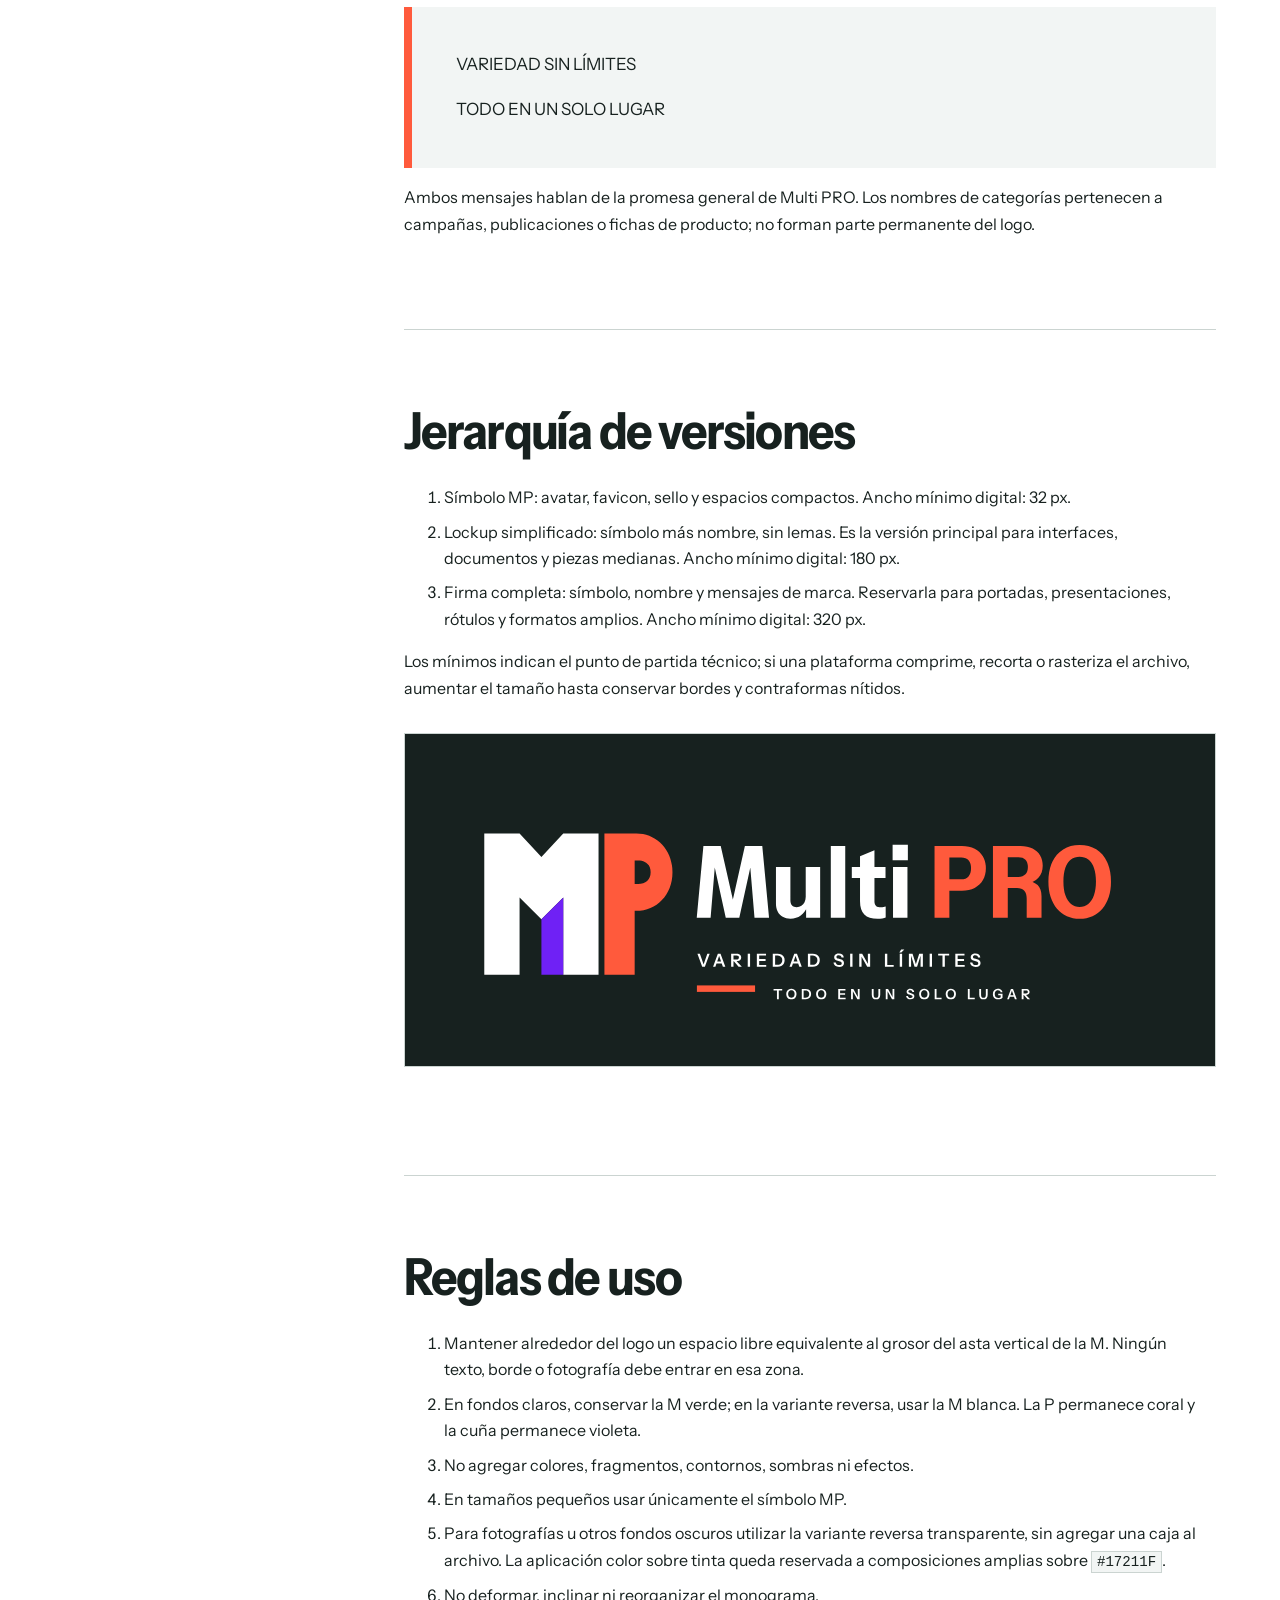
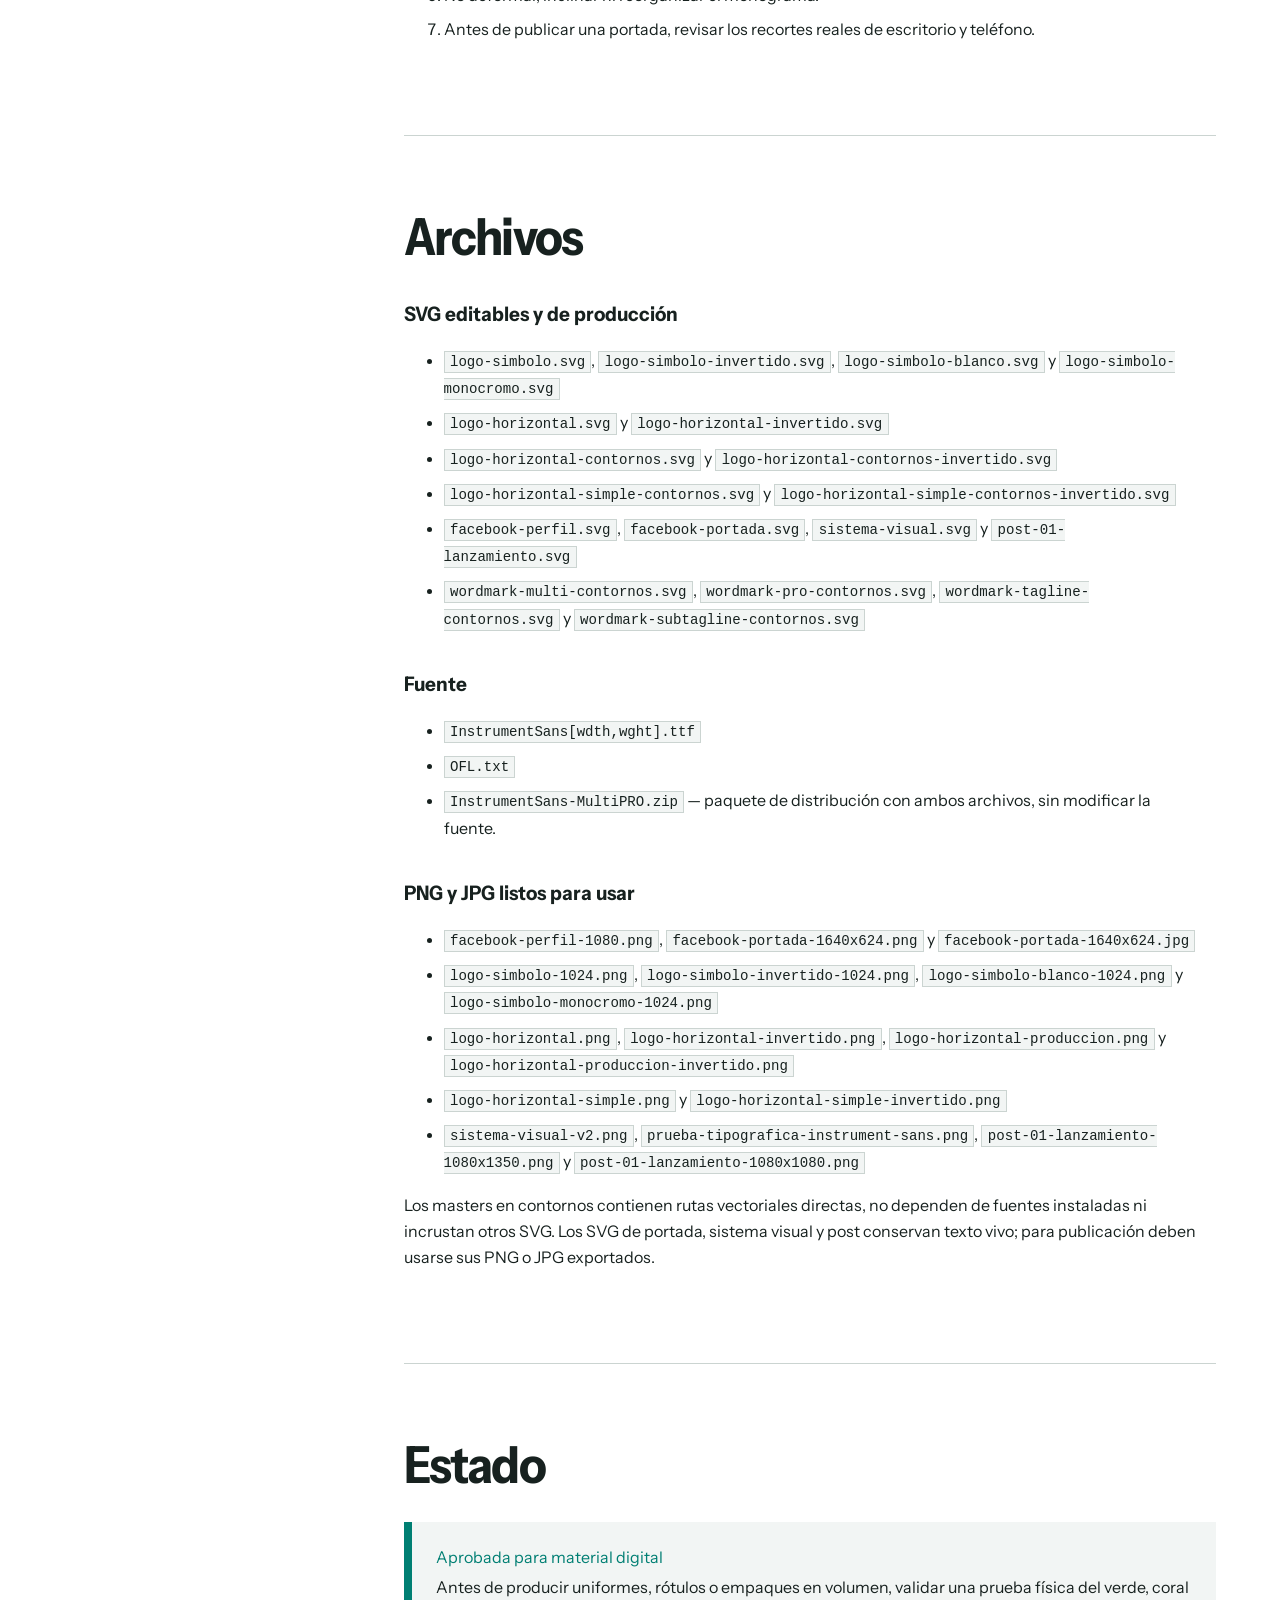
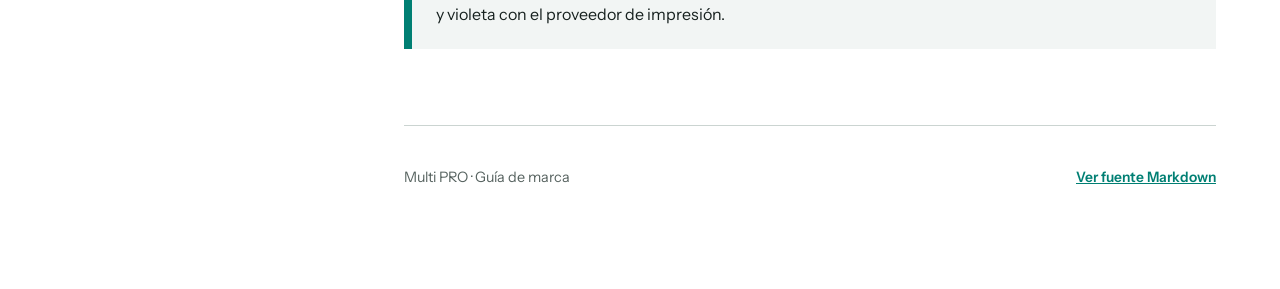
<file: docs/GUIA-DE-MARCA.html>
<!doctype html>
<html lang="es">
<head>
  <meta charset="utf-8">
  <meta name="viewport" content="width=device-width, initial-scale=1">
  <meta name="description" content="Guía de marca de Multi PRO: posicionamiento, logotipo, color, tipografía y reglas de uso.">
  <link rel="icon" href="../svg/logo-simbolo.svg" type="image/svg+xml">
  <link rel="stylesheet" href="./brand-docs.css">
  <title>Multi PRO — Guía de marca</title>
</head>
<body>
  <header class="site-header">
    <a class="brand-link" href="../index.html">
      <img src="../svg/logo-simbolo.svg" alt="">
      <span>Documentación Multi PRO</span>
    </a>
    <nav class="site-nav" aria-label="Documentación">
      <a href="../index.html">Manual</a>
      <a href="./GUIA-DE-MARCA.html" aria-current="page">Guía de marca</a>
      <a href="./ASSET-QA.html">Control de assets</a>
      <a href="./POST-01-LANZAMIENTO.html">Post 01</a>
    </nav>
  </header>

  <main class="doc-shell">
    <aside class="toc" aria-label="Contenido de la guía">
      <strong>En esta página</strong>
      <a href="#posicionamiento">Posicionamiento</a>
      <a href="#simbolo">Idea del símbolo</a>
      <a href="#paleta">Paleta</a>
      <a href="#tipografia">Tipografía</a>
      <a href="#mensajes">Mensajes</a>
      <a href="#jerarquia">Jerarquía</a>
      <a href="#reglas">Reglas de uso</a>
      <a href="#archivos">Archivos</a>
      <a href="#estado">Estado</a>
    </aside>

    <article class="doc">
      <header class="doc-hero">
        <img class="hero-mark" src="../svg/logo-horizontal-simple-contornos.svg" alt="Multi PRO">
        <h1>Guía de marca</h1>
        <p class="lead">Criterios para presentar una marca de variedad de productos con consistencia en medios digitales, documentos, impresión y rotulación.</p>
      </header>

      <section class="doc-section" id="posicionamiento">
        <h2>Posicionamiento</h2>
        <p>Multi PRO es una marca de <strong>variedad de productos</strong>: hogar, herramientas, tecnología, cuidado personal y otras categorías que puedan incorporarse con el tiempo. La identidad no debe quedar asociada permanentemente a un solo rubro.</p>
        <p>La propuesta comunica amplitud de catálogo con una presencia firme y reconocible. Su tono es directo, contemporáneo y accesible; evita tanto el aspecto genérico de marketplace como los acabados artificiales de una marca creada por plantilla.</p>
      </section>

      <section class="doc-section" id="simbolo">
        <h2>Idea del símbolo</h2>
        <ul>
          <li>La <strong>M</strong> verde presenta la marca como una estructura sólida y estable.</li>
          <li>La <strong>P</strong> coral se reconoce de inmediato y conecta con “PRO”.</li>
          <li>Una única <strong>cuña violeta</strong> introduce variedad y movimiento sin fragmentar el logo.</li>
          <li>Las formas planas permiten reproducir el símbolo en pantalla, impresión, bordado y rotulación.</li>
        </ul>
      </section>

      <section class="doc-section" id="paleta">
        <h2>Paleta</h2>
        <div class="table-wrap">
          <table>
            <thead><tr><th>Color</th><th>HEX</th><th>Uso</th></tr></thead>
            <tbody>
              <tr><td>Verde operación</td><td><code>#007F73</code></td><td>M, secciones de marca y fondos de apoyo</td></tr>
              <tr><td>Coral señal</td><td><code>#FF5A3C</code></td><td>P, llamadas y acentos de alta visibilidad</td></tr>
              <tr><td>Violeta variedad</td><td><code>#6F21F5</code></td><td>Únicamente la cuña del símbolo y acentos puntuales</td></tr>
              <tr><td>Tinta</td><td><code>#17211F</code></td><td>Texto, fondos oscuros y versión monocromática</td></tr>
              <tr><td>Blanco</td><td><code>#FFFFFF</code></td><td>Contraste y fondos limpios</td></tr>
            </tbody>
          </table>
        </div>
        <p>No usar tonos pastel, degradados, brillo, textura metálica, sombras 3D ni resplandores. El violeta no debe multiplicarse dentro del símbolo.</p>

        <h3>Combinaciones aprobadas</h3>
        <ul>
          <li>Texto tinta sobre blanco y texto blanco sobre tinta: uso general.</li>
          <li>Texto verde sobre blanco y texto coral sobre tinta: uso general.</li>
          <li>Coral sobre blanco: solo titulares grandes, cifras o acentos gráficos.</li>
          <li>Verde sobre tinta y violeta sobre cualquier fondo: solo formas grandes o acentos; no usar en texto pequeño.</li>
          <li>La variante reversa usa la M y el lettering en blanco. No incorpora una caja: el fondo pertenece a la pieza donde se aplica.</li>
          <li>Sobre el fondo tinta exacto <code>#17211F</code> se admite el símbolo principal con M verde en composiciones amplias. Esta aplicación no sustituye al reverso para fotografías u otros fondos oscuros.</li>
        </ul>
      </section>

      <section class="doc-section" id="tipografia">
        <h2>Tipografía</h2>
        <p>La familia principal es <strong>Instrument Sans</strong>. Su construcción compacta soporta titulares fuertes, precios, categorías y descripciones sin competir con el monograma.</p>
        <ul>
          <li>Logotipo: peso 700, con ajuste óptico.</li>
          <li>Titulares: peso 700, ancho 88–94.</li>
          <li>Mensajes: peso 600, ancho 96–100.</li>
          <li>Categorías y descripciones: peso 400–500, ancho 100.</li>
          <li>Códigos, precios y medidas: peso 600 con cifras tabulares.</li>
        </ul>
        <p>La fuente oficial y su licencia OFL 1.1 están incluidas en <code>fonts/</code>. No sustituirla en piezas maestras por Arial, Helvetica, Inter o Montserrat.</p>
      </section>

      <section class="doc-section" id="mensajes">
        <h2>Mensajes principales</h2>
        <div class="quote-copy">
          <p><strong>VARIEDAD SIN LÍMITES</strong></p>
          <p><strong>TODO EN UN SOLO LUGAR</strong></p>
        </div>
        <p>Ambos mensajes hablan de la promesa general de Multi PRO. Los nombres de categorías pertenecen a campañas, publicaciones o fichas de producto; no forman parte permanente del logo.</p>
      </section>

      <section class="doc-section" id="jerarquia">
        <h2>Jerarquía de versiones</h2>
        <ol>
          <li><strong>Símbolo MP:</strong> avatar, favicon, sello y espacios compactos. Ancho mínimo digital: 32 px.</li>
          <li><strong>Lockup simplificado:</strong> símbolo más nombre, sin lemas. Es la versión principal para interfaces, documentos y piezas medianas. Ancho mínimo digital: 180 px.</li>
          <li><strong>Firma completa:</strong> símbolo, nombre y mensajes de marca. Reservarla para portadas, presentaciones, rótulos y formatos amplios. Ancho mínimo digital: 320 px.</li>
        </ol>
        <p>Los mínimos indican el punto de partida técnico; si una plataforma comprime, recorta o rasteriza el archivo, aumentar el tamaño hasta conservar bordes y contraformas nítidos.</p>
        <figure class="asset-preview dark">
          <img src="../svg/logo-horizontal-contornos-invertido.svg" alt="Firma completa reversa de Multi PRO">
        </figure>
      </section>

      <section class="doc-section" id="reglas">
        <h2>Reglas de uso</h2>
        <ol>
          <li>Mantener alrededor del logo un espacio libre equivalente al grosor del asta vertical de la M. Ningún texto, borde o fotografía debe entrar en esa zona.</li>
          <li>En fondos claros, conservar la M verde; en la variante reversa, usar la M blanca. La P permanece coral y la cuña permanece violeta.</li>
          <li>No agregar colores, fragmentos, contornos, sombras ni efectos.</li>
          <li>En tamaños pequeños usar únicamente el símbolo MP.</li>
          <li>Para fotografías u otros fondos oscuros utilizar la variante reversa transparente, sin agregar una caja al archivo. La aplicación color sobre tinta queda reservada a composiciones amplias sobre <code>#17211F</code>.</li>
          <li>No deformar, inclinar ni reorganizar el monograma.</li>
          <li>Antes de publicar una portada, revisar los recortes reales de escritorio y teléfono.</li>
        </ol>
      </section>

      <section class="doc-section" id="archivos">
        <h2>Archivos</h2>
        <h3>SVG editables y de producción</h3>
        <ul>
          <li><code>logo-simbolo.svg</code>, <code>logo-simbolo-invertido.svg</code>, <code>logo-simbolo-blanco.svg</code> y <code>logo-simbolo-monocromo.svg</code></li>
          <li><code>logo-horizontal.svg</code> y <code>logo-horizontal-invertido.svg</code></li>
          <li><code>logo-horizontal-contornos.svg</code> y <code>logo-horizontal-contornos-invertido.svg</code></li>
          <li><code>logo-horizontal-simple-contornos.svg</code> y <code>logo-horizontal-simple-contornos-invertido.svg</code></li>
          <li><code>facebook-perfil.svg</code>, <code>facebook-portada.svg</code>, <code>sistema-visual.svg</code> y <code>post-01-lanzamiento.svg</code></li>
          <li><code>wordmark-multi-contornos.svg</code>, <code>wordmark-pro-contornos.svg</code>, <code>wordmark-tagline-contornos.svg</code> y <code>wordmark-subtagline-contornos.svg</code></li>
        </ul>
        <h3>Fuente</h3>
        <ul>
          <li><code>InstrumentSans[wdth,wght].ttf</code></li>
          <li><code>OFL.txt</code></li>
          <li><code>InstrumentSans-MultiPRO.zip</code> — paquete de distribución con ambos archivos, sin modificar la fuente.</li>
        </ul>
        <h3>PNG y JPG listos para usar</h3>
        <ul>
          <li><code>facebook-perfil-1080.png</code>, <code>facebook-portada-1640x624.png</code> y <code>facebook-portada-1640x624.jpg</code></li>
          <li><code>logo-simbolo-1024.png</code>, <code>logo-simbolo-invertido-1024.png</code>, <code>logo-simbolo-blanco-1024.png</code> y <code>logo-simbolo-monocromo-1024.png</code></li>
          <li><code>logo-horizontal.png</code>, <code>logo-horizontal-invertido.png</code>, <code>logo-horizontal-produccion.png</code> y <code>logo-horizontal-produccion-invertido.png</code></li>
          <li><code>logo-horizontal-simple.png</code> y <code>logo-horizontal-simple-invertido.png</code></li>
          <li><code>sistema-visual-v2.png</code>, <code>prueba-tipografica-instrument-sans.png</code>, <code>post-01-lanzamiento-1080x1350.png</code> y <code>post-01-lanzamiento-1080x1080.png</code></li>
        </ul>
        <p>Los masters en contornos contienen rutas vectoriales directas, no dependen de fuentes instaladas ni incrustan otros SVG. Los SVG de portada, sistema visual y post conservan texto vivo; para publicación deben usarse sus PNG o JPG exportados.</p>
      </section>

      <section class="doc-section" id="estado">
        <h2>Estado</h2>
        <div class="status">
          <strong>Aprobada para material digital</strong>
          Antes de producir uniformes, rótulos o empaques en volumen, validar una prueba física del verde, coral y violeta con el proveedor de impresión.
        </div>
      </section>

      <footer class="doc-footer">
        <span>Multi PRO · Guía de marca</span>
        <a href="./GUIA-DE-MARCA.md">Ver fuente Markdown</a>
      </footer>
    </article>
  </main>
</body>
</html>
</file>
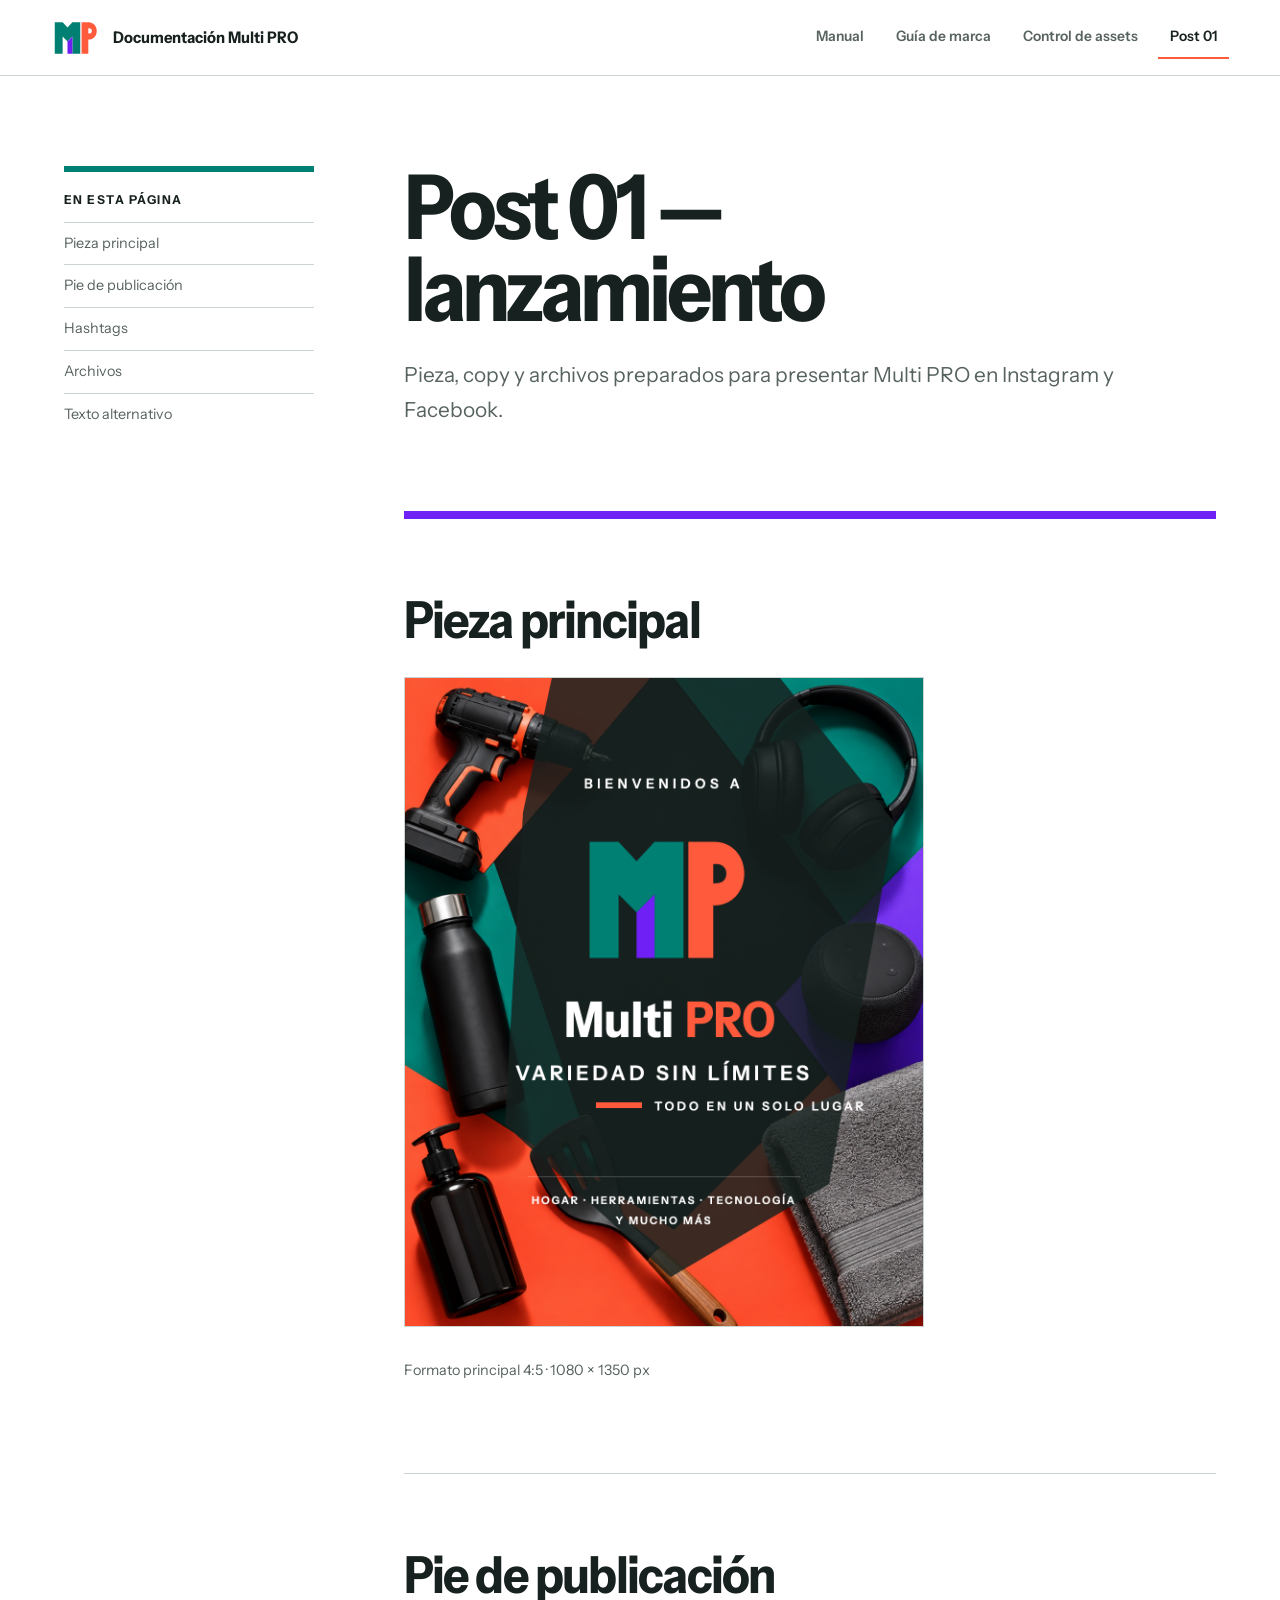
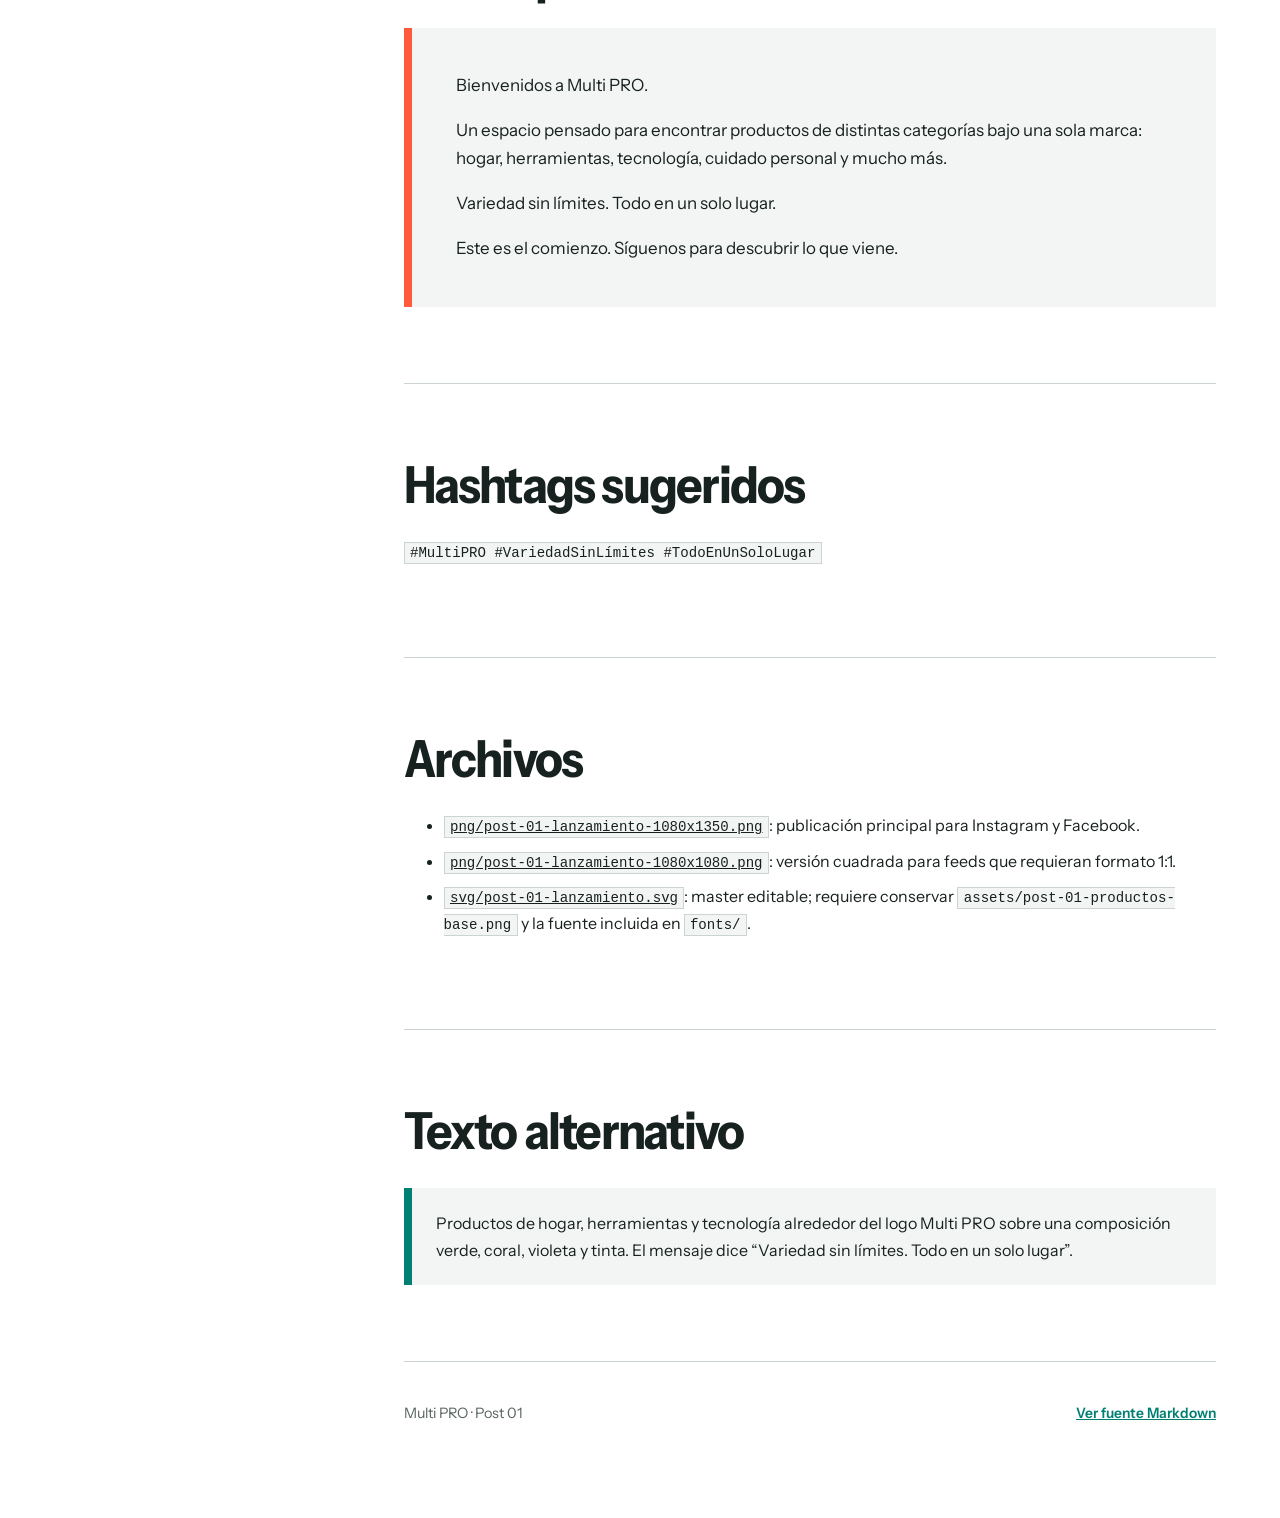
<file: docs/POST-01-LANZAMIENTO.html>
<!doctype html>
<html lang="es">
<head>
  <meta charset="utf-8">
  <meta name="viewport" content="width=device-width, initial-scale=1">
  <meta name="description" content="Copy, archivos y texto alternativo del primer post de lanzamiento de Multi PRO.">
  <link rel="icon" href="../svg/logo-simbolo.svg" type="image/svg+xml">
  <link rel="stylesheet" href="./brand-docs.css">
  <title>Multi PRO — Post 01 de lanzamiento</title>
</head>
<body>
  <header class="site-header">
    <a class="brand-link" href="../index.html">
      <img src="../svg/logo-simbolo.svg" alt="">
      <span>Documentación Multi PRO</span>
    </a>
    <nav class="site-nav" aria-label="Documentación">
      <a href="../index.html">Manual</a>
      <a href="./GUIA-DE-MARCA.html">Guía de marca</a>
      <a href="./ASSET-QA.html">Control de assets</a>
      <a href="./POST-01-LANZAMIENTO.html" aria-current="page">Post 01</a>
    </nav>
  </header>

  <main class="doc-shell">
    <aside class="toc" aria-label="Contenido del post">
      <strong>En esta página</strong>
      <a href="#pieza">Pieza principal</a>
      <a href="#copy">Pie de publicación</a>
      <a href="#hashtags">Hashtags</a>
      <a href="#archivos">Archivos</a>
      <a href="#alternativo">Texto alternativo</a>
    </aside>

    <article class="doc">
      <header class="doc-hero">
        <h1>Post 01 — lanzamiento</h1>
        <p class="lead">Pieza, copy y archivos preparados para presentar Multi PRO en Instagram y Facebook.</p>
      </header>

      <section class="doc-section" id="pieza">
        <h2>Pieza principal</h2>
        <figure class="asset-preview post">
          <img src="../png/post-01-lanzamiento-1080x1350.png" alt="Arte de lanzamiento de Multi PRO con productos de hogar, herramientas y tecnología">
        </figure>
        <p class="caption">Formato principal 4:5 · 1080 × 1350 px</p>
      </section>

      <section class="doc-section" id="copy">
        <h2>Pie de publicación</h2>
        <div class="quote-copy">
          <p>Bienvenidos a <strong>Multi PRO</strong>.</p>
          <p>Un espacio pensado para encontrar productos de distintas categorías bajo una sola marca: hogar, herramientas, tecnología, cuidado personal y mucho más.</p>
          <p><strong>Variedad sin límites. Todo en un solo lugar.</strong></p>
          <p>Este es el comienzo. Síguenos para descubrir lo que viene.</p>
        </div>
      </section>

      <section class="doc-section" id="hashtags">
        <h2>Hashtags sugeridos</h2>
        <p><code>#MultiPRO #VariedadSinLímites #TodoEnUnSoloLugar</code></p>
      </section>

      <section class="doc-section" id="archivos">
        <h2>Archivos</h2>
        <ul>
          <li><a href="../png/post-01-lanzamiento-1080x1350.png" download><code>png/post-01-lanzamiento-1080x1350.png</code></a>: publicación principal para Instagram y Facebook.</li>
          <li><a href="../png/post-01-lanzamiento-1080x1080.png" download><code>png/post-01-lanzamiento-1080x1080.png</code></a>: versión cuadrada para feeds que requieran formato 1:1.</li>
          <li><a href="../svg/post-01-lanzamiento.svg" download><code>svg/post-01-lanzamiento.svg</code></a>: master editable; requiere conservar <code>assets/post-01-productos-base.png</code> y la fuente incluida en <code>fonts/</code>.</li>
        </ul>
      </section>

      <section class="doc-section" id="alternativo">
        <h2>Texto alternativo</h2>
        <div class="status">Productos de hogar, herramientas y tecnología alrededor del logo Multi PRO sobre una composición verde, coral, violeta y tinta. El mensaje dice “Variedad sin límites. Todo en un solo lugar”.</div>
      </section>

      <footer class="doc-footer">
        <span>Multi PRO · Post 01</span>
        <a href="./POST-01-LANZAMIENTO.md">Ver fuente Markdown</a>
      </footer>
    </article>
  </main>
</body>
</html>
</file>
<file: docs/brand-docs.css>
@font-face {
  font-family: "Instrument Sans";
  src: url("../fonts/InstrumentSans%5Bwdth,wght%5D.ttf") format("truetype-variations");
  font-style: normal;
  font-weight: 400 700;
  font-stretch: 75% 100%;
  font-display: swap;
}

:root {
  --operation: #007f73;
  --signal: #ff5a3c;
  --violet: #6f21f5;
  --ink: #17211f;
  --white: #ffffff;
  --muted: #576360;
  --line: #cbd4d1;
  --soft: #f2f5f4;
  color-scheme: light;
  font-family: "Instrument Sans", Arial, sans-serif;
  font-synthesis: none;
}

* {
  box-sizing: border-box;
}

html {
  scroll-behavior: smooth;
  background: var(--white);
}

body {
  margin: 0;
  color: var(--ink);
  background: var(--white);
  font-variation-settings: "wght" 400, "wdth" 100;
  line-height: 1.65;
}

img {
  display: block;
  max-width: 100%;
}

a {
  color: inherit;
}

a:focus-visible {
  outline: 3px solid var(--signal);
  outline-offset: 4px;
}

.site-header {
  position: sticky;
  z-index: 10;
  top: 0;
  display: flex;
  align-items: center;
  min-height: 76px;
  padding: 12px clamp(20px, 4vw, 64px);
  border-bottom: 1px solid var(--line);
  background: rgba(255, 255, 255, .96);
}

.brand-link {
  display: inline-flex;
  align-items: center;
  gap: 14px;
  text-decoration: none;
  font-variation-settings: "wght" 700, "wdth" 92;
}

.brand-link img {
  width: 48px;
  height: 48px;
}

.site-nav {
  display: flex;
  gap: 8px;
  margin-left: auto;
}

.site-nav a {
  padding: 9px 12px;
  border-bottom: 2px solid transparent;
  color: var(--muted);
  text-decoration: none;
  font-size: .9rem;
  font-variation-settings: "wght" 600, "wdth" 96;
}

.site-nav a:hover,
.site-nav a[aria-current="page"] {
  border-color: var(--signal);
  color: var(--ink);
}

.doc-shell {
  display: grid;
  grid-template-columns: minmax(190px, 250px) minmax(0, 860px);
  gap: clamp(40px, 7vw, 112px);
  width: min(1280px, 100%);
  margin: 0 auto;
  padding: clamp(48px, 7vw, 100px) clamp(20px, 5vw, 72px) 96px;
}

.toc {
  position: sticky;
  top: 112px;
  align-self: start;
  border-top: 6px solid var(--operation);
}

.toc strong {
  display: block;
  padding: 18px 0 12px;
  text-transform: uppercase;
  letter-spacing: .12em;
  font-size: .76rem;
  font-variation-settings: "wght" 700, "wdth" 100;
}

.toc a {
  display: block;
  padding: 9px 0;
  border-top: 1px solid var(--line);
  color: var(--muted);
  text-decoration: none;
  font-size: .9rem;
}

.toc a:hover {
  color: var(--operation);
}

.doc {
  min-width: 0;
}

.doc-hero {
  padding-bottom: clamp(48px, 7vw, 84px);
  border-bottom: 8px solid var(--violet);
}

.doc-hero h1 {
  max-width: 13ch;
  margin: 0;
  font-size: clamp(3rem, 7vw, 6.8rem);
  font-variation-settings: "wght" 700, "wdth" 88;
  line-height: .92;
  letter-spacing: -.045em;
}

.doc-hero .lead {
  max-width: 58ch;
  margin: 28px 0 0;
  color: var(--muted);
  font-size: clamp(1.05rem, 2vw, 1.3rem);
}

.hero-mark {
  width: min(720px, 100%);
  margin-bottom: clamp(40px, 6vw, 72px);
}

.doc-section {
  padding: clamp(44px, 6vw, 76px) 0;
  border-bottom: 1px solid var(--line);
  scroll-margin-top: 96px;
}

.doc-section h2 {
  max-width: 18ch;
  margin: 0 0 28px;
  font-size: clamp(2rem, 4vw, 3.6rem);
  font-variation-settings: "wght" 700, "wdth" 90;
  line-height: .98;
  letter-spacing: -.035em;
}

.doc-section h3 {
  margin: 36px 0 14px;
  font-size: 1.25rem;
  font-variation-settings: "wght" 700, "wdth" 94;
}

.doc-section p,
.doc-section ul,
.doc-section ol {
  max-width: 72ch;
}

.doc-section li + li {
  margin-top: 8px;
}

code {
  padding: .14em .38em;
  border: 1px solid var(--line);
  background: var(--soft);
  font-family: ui-monospace, "SFMono-Regular", Consolas, monospace;
  font-size: .88em;
}

.table-wrap {
  margin-top: 28px;
  overflow-x: auto;
  border: 1px solid var(--line);
}

table {
  width: 100%;
  border-collapse: collapse;
  min-width: 620px;
}

th,
td {
  padding: 14px 16px;
  border-bottom: 1px solid var(--line);
  text-align: left;
  vertical-align: top;
}

th {
  background: var(--ink);
  color: var(--white);
  font-variation-settings: "wght" 700, "wdth" 94;
}

tr:last-child td {
  border-bottom: 0;
}

.status {
  margin-top: 32px;
  padding: 22px 24px;
  border-left: 8px solid var(--operation);
  background: var(--soft);
}

.status strong {
  display: block;
  margin-bottom: 4px;
  color: var(--operation);
}

.asset-preview {
  margin: 32px 0;
  border: 1px solid var(--line);
  background: var(--soft);
}

.asset-preview.dark {
  padding: clamp(24px, 5vw, 56px);
  background: var(--ink);
}

.asset-preview.post {
  width: min(520px, 100%);
  background: var(--ink);
}

.caption {
  margin-top: 12px;
  color: var(--muted);
  font-size: .9rem;
}

.quote-copy {
  padding: clamp(24px, 5vw, 44px);
  border-left: 8px solid var(--signal);
  background: var(--soft);
  font-size: 1.06rem;
}

.quote-copy p:first-child {
  margin-top: 0;
}

.quote-copy p:last-child {
  margin-bottom: 0;
}

.doc-footer {
  display: flex;
  justify-content: space-between;
  gap: 24px;
  padding-top: 40px;
  color: var(--muted);
  font-size: .9rem;
}

.doc-footer a {
  color: var(--operation);
  font-variation-settings: "wght" 600, "wdth" 96;
}

@media (max-width: 900px) {
  .site-header {
    position: static;
    align-items: flex-start;
    flex-direction: column;
  }

  .site-nav {
    width: 100%;
    margin: 10px 0 0;
    overflow-x: auto;
  }

  .site-nav a {
    white-space: nowrap;
  }

  .doc-shell {
    grid-template-columns: 1fr;
  }

  .toc {
    position: static;
    display: grid;
    grid-template-columns: repeat(2, minmax(0, 1fr));
  }

  .toc strong {
    grid-column: 1 / -1;
  }

  .toc a {
    padding-right: 16px;
  }
}

@media (max-width: 560px) {
  .site-header {
    padding: 12px 20px;
  }

  .brand-link span {
    max-width: 12ch;
    line-height: 1.1;
  }

  .doc-shell {
    padding: 36px 20px 72px;
  }

  .toc {
    grid-template-columns: 1fr;
  }

  .toc strong {
    grid-column: auto;
  }

  .doc-hero h1 {
    font-size: clamp(2.8rem, 15vw, 4.4rem);
  }

  .doc-footer {
    flex-direction: column;
  }
}

@media (prefers-reduced-motion: reduce) {
  html {
    scroll-behavior: auto;
  }
}
</file>
